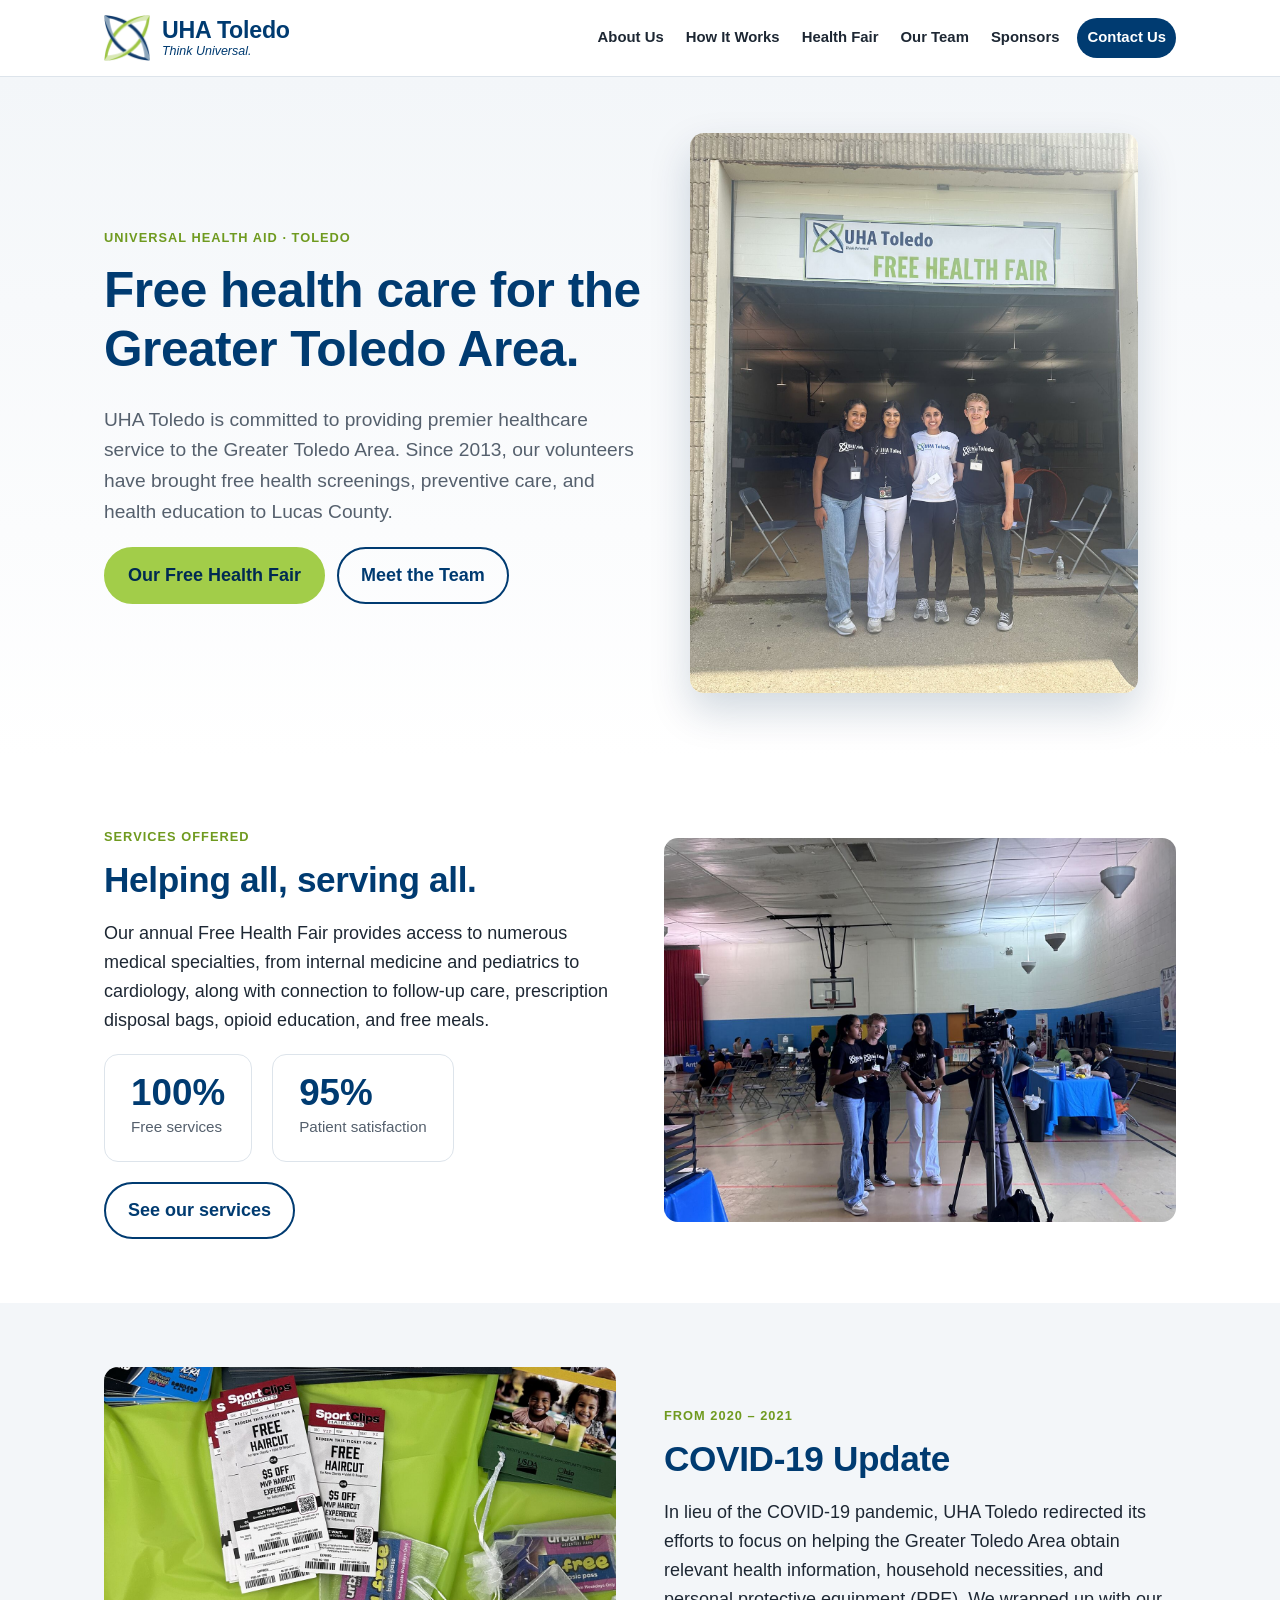
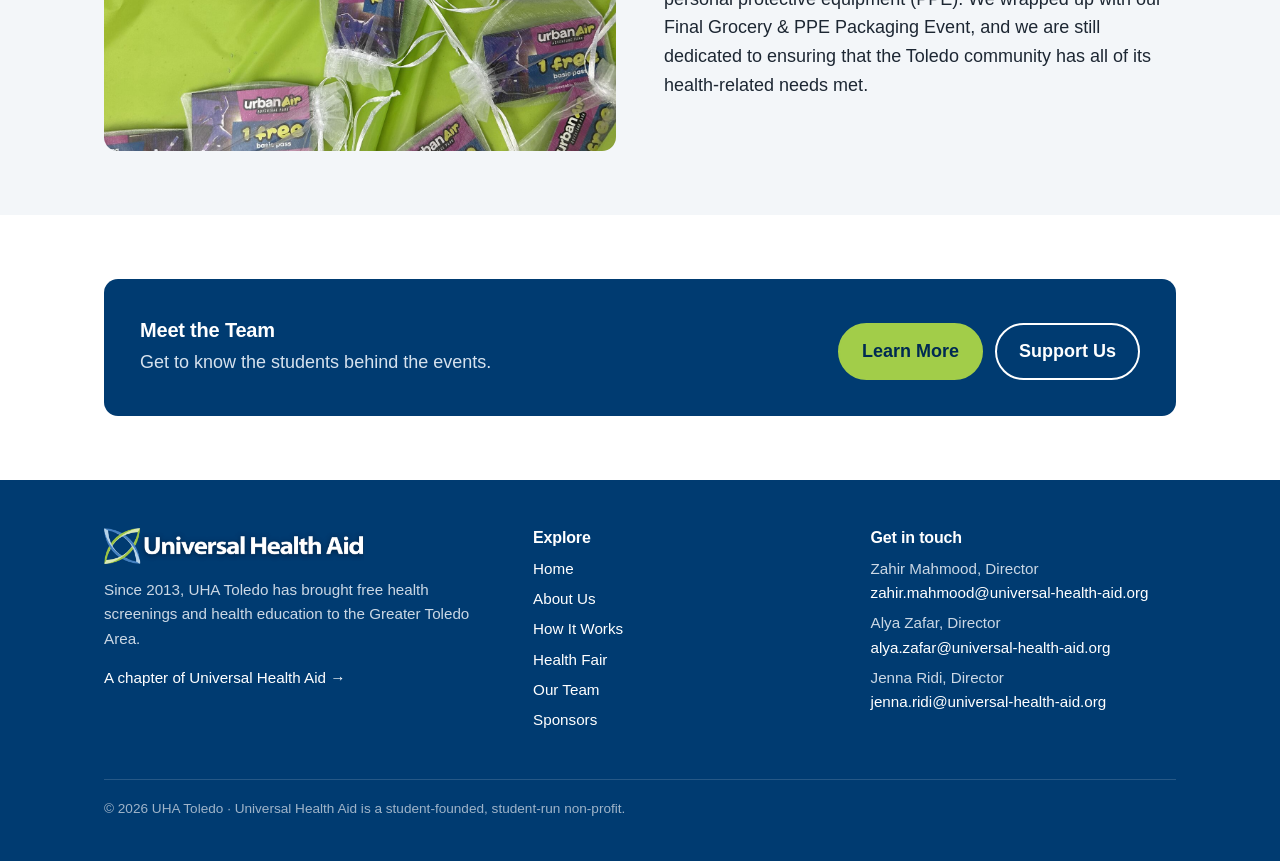
<file: index.html>
<!doctype html>
<html lang="en">
<head>
<meta charset="utf-8">
<meta name="viewport" content="width=device-width, initial-scale=1">
<title>UHA Toledo | A Chapter of Universal Health Aid</title>
<meta name="description" content="UHA Toledo brings free health screenings, preventive care, and health education to Lucas County and the Greater Toledo Area.">
<meta property="og:title" content="UHA Toledo | A Chapter of Universal Health Aid">
<meta property="og:description" content="UHA Toledo brings free health screenings, preventive care, and health education to Lucas County and the Greater Toledo Area.">
<meta property="og:image" content="https://uhatoledo.org/assets/img/toledo-9729.jpg">
<meta property="og:type" content="website">
<link rel="canonical" href="https://uhatoledo.org/">
<link rel="icon" type="image/png" sizes="32x32" href="/assets/brand/favicon-32.png">
<link rel="apple-touch-icon" href="/assets/brand/apple-touch-icon.png">
<link rel="stylesheet" href="/assets/site.css">
</head>
<body>
<a class="skip" href="#main">Skip to content</a>
<header class="site-header">
  <div class="wrap">
    <a class="brand" href="/" aria-label="UHA Toledo home">
      <img src="/assets/brand/uha-mark.png" alt="">
      <span class="name"><strong>UHA Toledo</strong><em>Think Universal.</em></span>
    </a>
    <button class="nav-toggle" aria-expanded="false" aria-controls="site-nav">Menu</button>
    <nav class="nav" id="site-nav" aria-label="Main">
      <a href="/about.html">About Us</a>
      <a href="/how-it-works.html">How It Works</a>
      <a href="/health-fair.html">Health Fair</a>
      <a href="/team.html">Our Team</a>
      <a href="/sponsors.html">Sponsors</a>
      <a class="cta" href="/contact.html">Contact Us</a>
    </nav>
  </div>
</header>
<main id="main">
<section class="hero">
  <div class="wrap">
    <div>
      <span class="eyebrow">Universal Health Aid &middot; Toledo</span>
      <h1>Free health care for the Greater Toledo Area.</h1>
      <p class="lede">UHA Toledo is committed to providing premier healthcare service to the Greater Toledo Area. Since 2013, our volunteers have brought free health screenings, preventive care, and health education to Lucas County.</p>
      <div class="btn-row">
        <a class="btn" href="/health-fair.html">Our Free Health Fair</a>
        <a class="btn ghost" href="/team.html">Meet the Team</a>
      </div>
    </div>
    <div class="hero-photo tall"><img src="/assets/img/toledo-9729.jpg" alt="UHA Toledo volunteers under the Free Health Fair banner"></div>
  </div>
</section>

<section class="block">
  <div class="wrap split">
    <div>
      <span class="eyebrow">Services offered</span>
      <h2>Helping all, serving all.</h2>
      <p>Our annual Free Health Fair provides access to numerous medical specialties, from internal medicine and pediatrics to cardiology, along with connection to follow-up care, prescription disposal bags, opioid education, and free meals.</p>
      <div class="stats">
        <div class="stat"><b>100%</b><span>Free services</span></div>
        <div class="stat"><b>95%</b><span>Patient satisfaction</span></div>
      </div>
      <a class="btn ghost" href="/health-fair.html">See our services</a>
    </div>
    <div class="photo"><img src="/assets/img/toledo-5608.jpg" alt="Inside the UHA Toledo Free Health Fair"></div>
  </div>
</section>

<section class="block alt">
  <div class="wrap split reverse">
    <div>
      <span class="eyebrow">From 2020 &ndash; 2021</span>
      <h2>COVID-19 Update</h2>
      <p>In lieu of the COVID-19 pandemic, UHA Toledo redirected its efforts to focus on helping the Greater Toledo Area obtain relevant health information, household necessities, and personal protective equipment (PPE). We wrapped up with our Final Grocery &amp; PPE Packaging Event, and we are still dedicated to ensuring that the Toledo community has all of its health-related needs met.</p>
    </div>
    <div class="photo"><img src="/assets/img/toledo-5604.jpg" alt="Free resources and meal information handed out at the health fair"></div>
  </div>
</section>

<section class="block">
  <div class="wrap">
    <div class="callout">
      <div><h3>Meet the Team</h3><p>Get to know the students behind the events.</p></div>
      <div class="btn-row"><a class="btn" href="/team.html">Learn More</a><a class="btn ghost" style="color:#fff;border-color:#fff" href="/sponsors.html">Support Us</a></div>
    </div>
  </div>
</section>
</main>
<footer class="site-footer">
  <div class="wrap">
    <div>
      <img class="logo" src="/assets/brand/uha-long-white.png" alt="Universal Health Aid">
      <p>Since 2013, UHA Toledo has brought free health screenings and health education to the Greater Toledo Area.</p>
      <p><a href="https://www.universal-health-aid.org">A chapter of Universal Health Aid &rarr;</a></p>
    </div>
    <div>
      <h4>Explore</h4>
      <ul>
        <li><a href="/">Home</a></li>
        <li><a href="/about.html">About Us</a></li>
        <li><a href="/how-it-works.html">How It Works</a></li>
        <li><a href="/health-fair.html">Health Fair</a></li>
        <li><a href="/team.html">Our Team</a></li>
        <li><a href="/sponsors.html">Sponsors</a></li>
      </ul>
    </div>
    <div>
      <h4>Get in touch</h4>
      <ul>
        <li>Zahir Mahmood, Director<br><a href="mailto:zahir.mahmood@universal-health-aid.org">zahir.mahmood@universal-health-aid.org</a></li>
        <li>Alya Zafar, Director<br><a href="mailto:alya.zafar@universal-health-aid.org">alya.zafar@universal-health-aid.org</a></li>
        <li>Jenna Ridi, Director<br><a href="mailto:jenna.ridi@universal-health-aid.org">jenna.ridi@universal-health-aid.org</a></li>
      </ul>
    </div>
    <p class="legal">&copy; 2026 UHA Toledo &middot; Universal Health Aid is a student-founded, student-run non-profit.</p>
  </div>
</footer>
<script>
  (function () {
    var b = document.querySelector('.nav-toggle'), n = document.getElementById('site-nav');
    b.addEventListener('click', function () {
      var open = n.classList.toggle('open'); b.setAttribute('aria-expanded', open);
    });
  })();
</script>
</body>
</html>
</file>
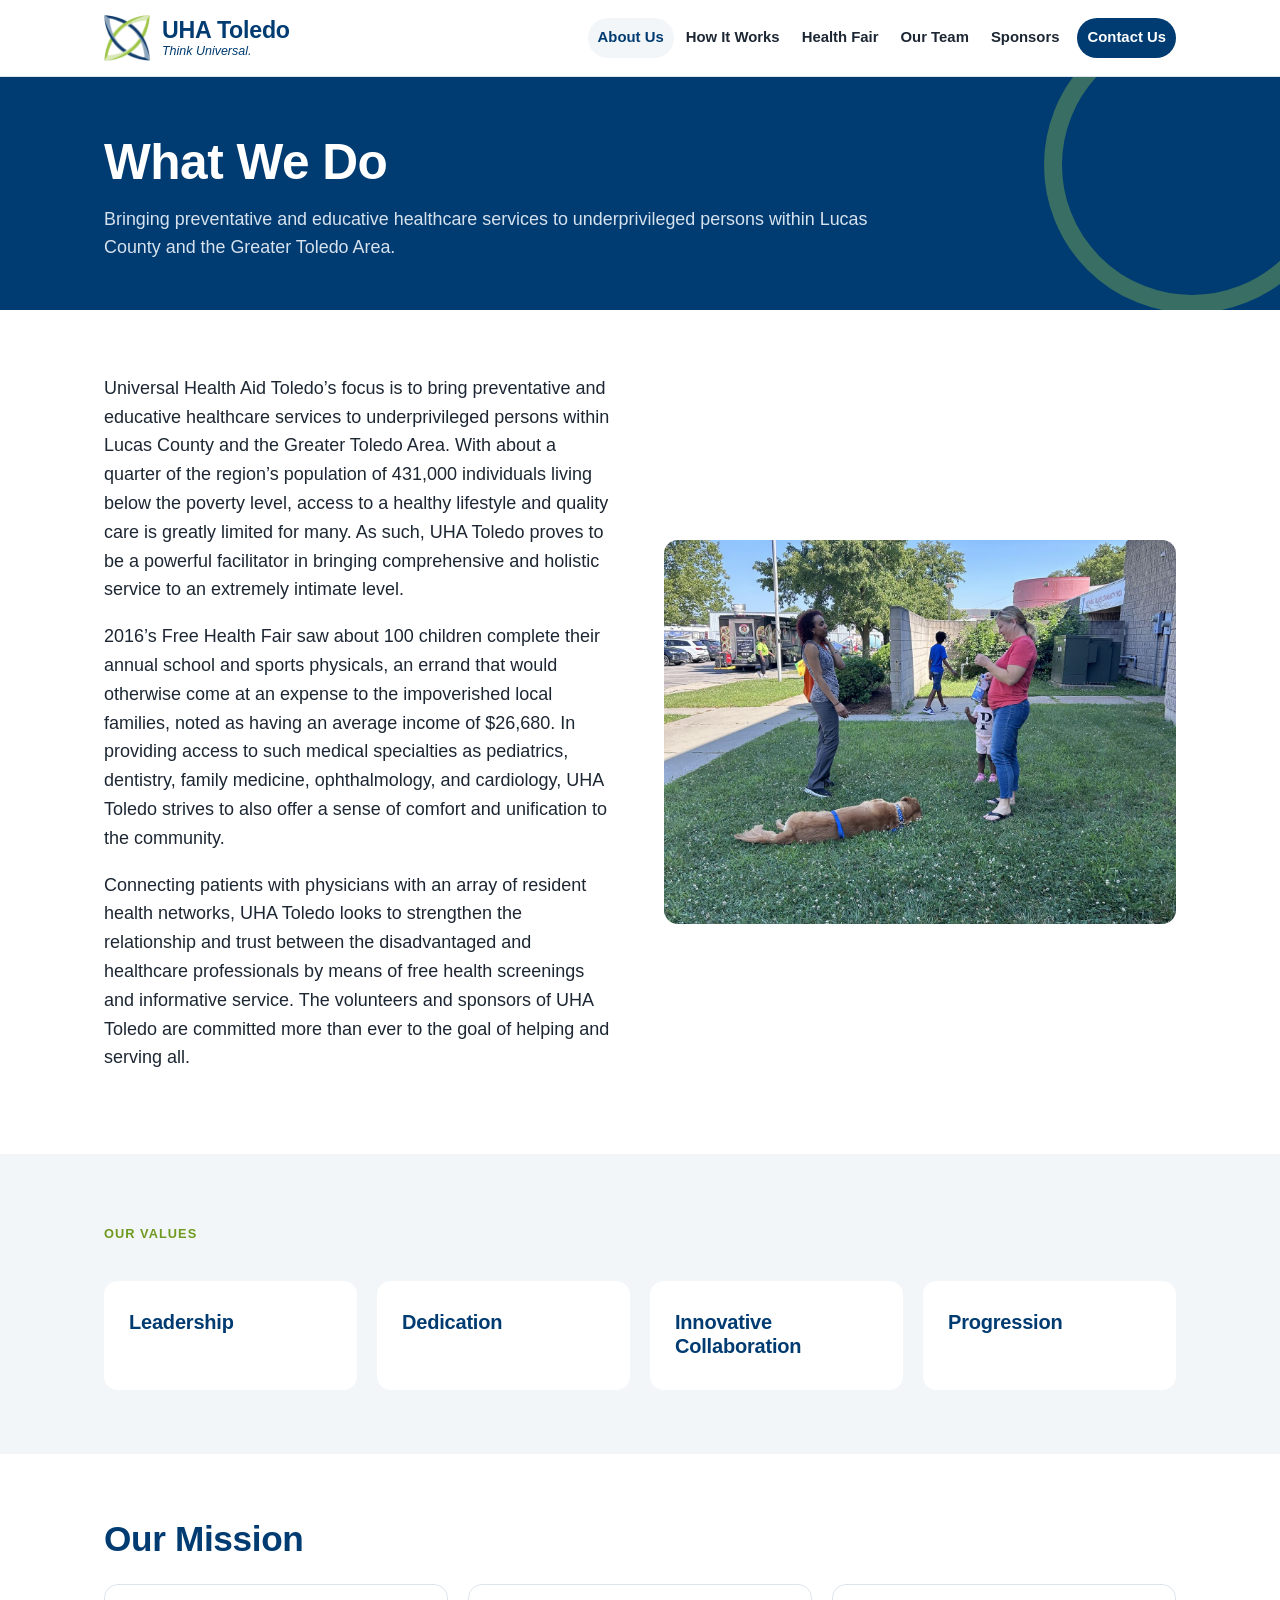
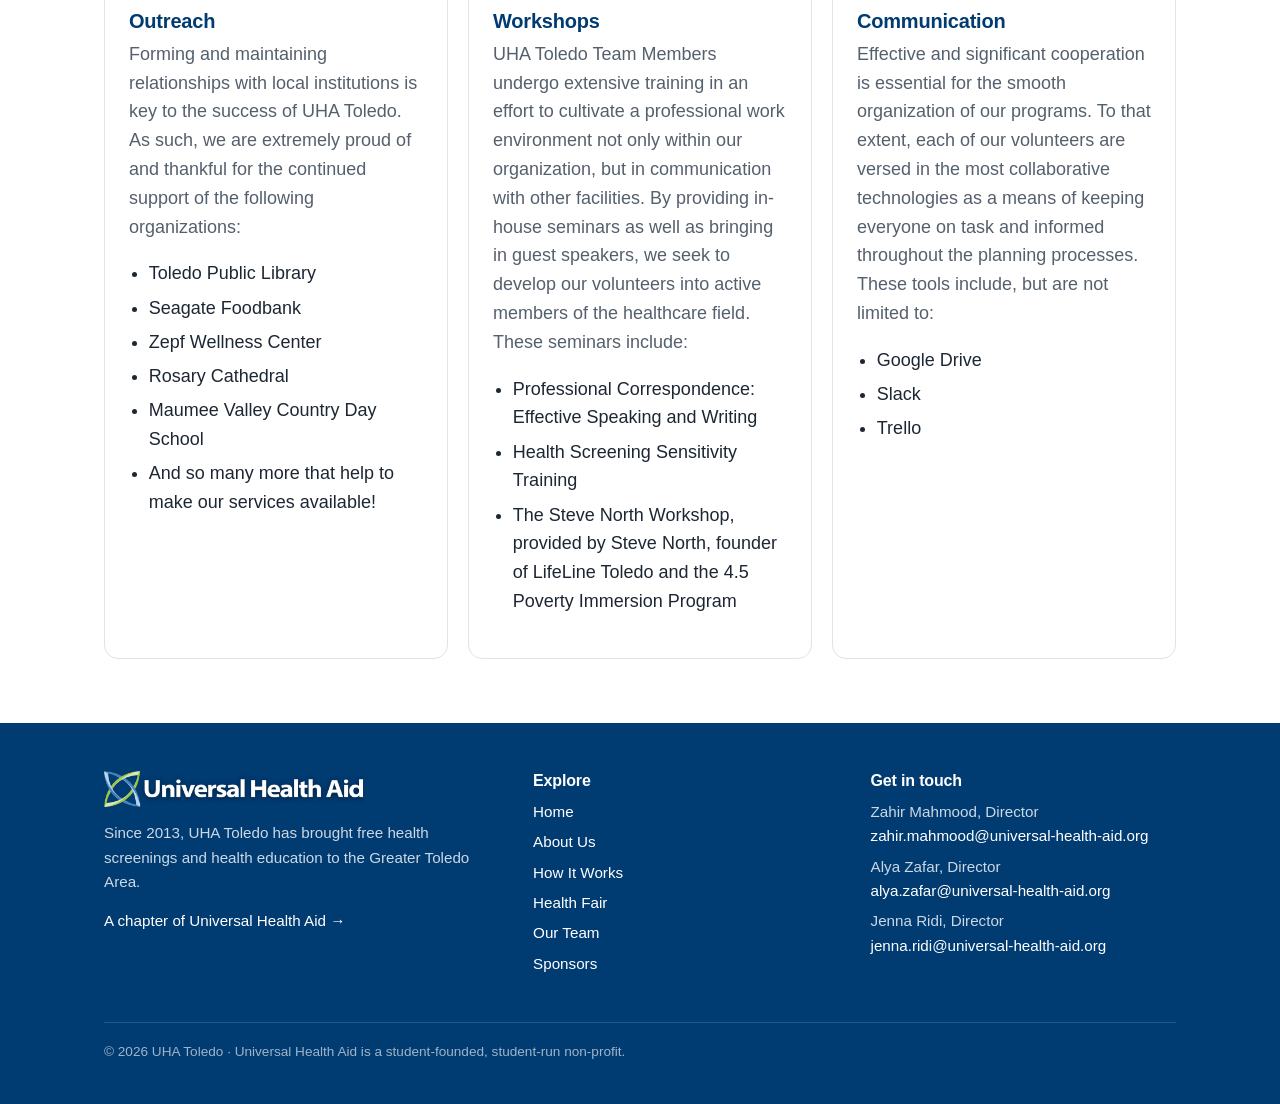
<file: about.html>
<!doctype html>
<html lang="en">
<head>
<meta charset="utf-8">
<meta name="viewport" content="width=device-width, initial-scale=1">
<title>About Us | UHA Toledo</title>
<meta name="description" content="What UHA Toledo does, and why.">
<meta property="og:title" content="About Us | UHA Toledo">
<meta property="og:description" content="What UHA Toledo does, and why.">
<meta property="og:image" content="https://uhatoledo.org/assets/img/toledo-9729.jpg">
<meta property="og:type" content="website">
<link rel="canonical" href="https://uhatoledo.org/about.html">
<link rel="icon" type="image/png" sizes="32x32" href="/assets/brand/favicon-32.png">
<link rel="apple-touch-icon" href="/assets/brand/apple-touch-icon.png">
<link rel="stylesheet" href="/assets/site.css">
</head>
<body>
<a class="skip" href="#main">Skip to content</a>
<header class="site-header">
  <div class="wrap">
    <a class="brand" href="/" aria-label="UHA Toledo home">
      <img src="/assets/brand/uha-mark.png" alt="">
      <span class="name"><strong>UHA Toledo</strong><em>Think Universal.</em></span>
    </a>
    <button class="nav-toggle" aria-expanded="false" aria-controls="site-nav">Menu</button>
    <nav class="nav" id="site-nav" aria-label="Main">
      <a href="/about.html" aria-current="page">About Us</a>
      <a href="/how-it-works.html">How It Works</a>
      <a href="/health-fair.html">Health Fair</a>
      <a href="/team.html">Our Team</a>
      <a href="/sponsors.html">Sponsors</a>
      <a class="cta" href="/contact.html">Contact Us</a>
    </nav>
  </div>
</header>
<main id="main">
<section class="page-head"><div class="wrap"><h1>What We Do</h1>
<p>Bringing preventative and educative healthcare services to underprivileged persons within Lucas County and the Greater Toledo Area.</p></div></section>

<section class="block">
  <div class="wrap split">
    <div>
      <p>Universal Health Aid Toledo&rsquo;s focus is to bring preventative and educative healthcare services to underprivileged persons within Lucas County and the Greater Toledo Area. With about a quarter of the region&rsquo;s population of 431,000 individuals living below the poverty level, access to a healthy lifestyle and quality care is greatly limited for many. As such, UHA Toledo proves to be a powerful facilitator in bringing comprehensive and holistic service to an extremely intimate level.</p>
      <p>2016&rsquo;s Free Health Fair saw about 100 children complete their annual school and sports physicals, an errand that would otherwise come at an expense to the impoverished local families, noted as having an average income of $26,680. In providing access to such medical specialties as pediatrics, dentistry, family medicine, ophthalmology, and cardiology, UHA Toledo strives to also offer a sense of comfort and unification to the community.</p>
      <p>Connecting patients with physicians with an array of resident health networks, UHA Toledo looks to strengthen the relationship and trust between the disadvantaged and healthcare professionals by means of free health screenings and informative service. The volunteers and sponsors of UHA Toledo are committed more than ever to the goal of helping and serving all.</p>
    </div>
    <div class="photo"><img src="/assets/img/toledo-5606.jpg" alt="Families outside the UHA Toledo Free Health Fair"></div>
  </div>
</section>

<section class="block alt">
  <div class="wrap">
    <span class="eyebrow">Our Values</span>
    <div class="cards">
      <div class="card accent"><h3>Leadership</h3></div>
      <div class="card accent"><h3>Dedication</h3></div>
      <div class="card accent"><h3>Innovative Collaboration</h3></div>
      <div class="card accent"><h3>Progression</h3></div>
    </div>
  </div>
</section>

<section class="block">
  <div class="wrap">
    <h2>Our Mission</h2>
    <div class="cards">
      <div class="card"><h3>Outreach</h3>
        <p>Forming and maintaining relationships with local institutions is key to the success of UHA Toledo. As such, we are extremely proud of and thankful for the continued support of the following organizations:</p>
        <ul class="clean"><li>Toledo Public Library</li><li>Seagate Foodbank</li><li>Zepf Wellness Center</li><li>Rosary Cathedral</li><li>Maumee Valley Country Day School</li><li>And so many more that help to make our services available!</li></ul></div>
      <div class="card"><h3>Workshops</h3>
        <p>UHA Toledo Team Members undergo extensive training in an effort to cultivate a professional work environment not only within our organization, but in communication with other facilities. By providing in-house seminars as well as bringing in guest speakers, we seek to develop our volunteers into active members of the healthcare field. These seminars include:</p>
        <ul class="clean"><li>Professional Correspondence: Effective Speaking and Writing</li><li>Health Screening Sensitivity Training</li><li>The Steve North Workshop, provided by Steve North, founder of LifeLine Toledo and the 4.5 Poverty Immersion Program</li></ul></div>
      <div class="card"><h3>Communication</h3>
        <p>Effective and significant cooperation is essential for the smooth organization of our programs. To that extent, each of our volunteers are versed in the most collaborative technologies as a means of keeping everyone on task and informed throughout the planning processes. These tools include, but are not limited to:</p>
        <ul class="clean"><li>Google Drive</li><li>Slack</li><li>Trello</li></ul></div>
    </div>
  </div>
</section>
</main>
<footer class="site-footer">
  <div class="wrap">
    <div>
      <img class="logo" src="/assets/brand/uha-long-white.png" alt="Universal Health Aid">
      <p>Since 2013, UHA Toledo has brought free health screenings and health education to the Greater Toledo Area.</p>
      <p><a href="https://www.universal-health-aid.org">A chapter of Universal Health Aid &rarr;</a></p>
    </div>
    <div>
      <h4>Explore</h4>
      <ul>
        <li><a href="/">Home</a></li>
        <li><a href="/about.html">About Us</a></li>
        <li><a href="/how-it-works.html">How It Works</a></li>
        <li><a href="/health-fair.html">Health Fair</a></li>
        <li><a href="/team.html">Our Team</a></li>
        <li><a href="/sponsors.html">Sponsors</a></li>
      </ul>
    </div>
    <div>
      <h4>Get in touch</h4>
      <ul>
        <li>Zahir Mahmood, Director<br><a href="mailto:zahir.mahmood@universal-health-aid.org">zahir.mahmood@universal-health-aid.org</a></li>
        <li>Alya Zafar, Director<br><a href="mailto:alya.zafar@universal-health-aid.org">alya.zafar@universal-health-aid.org</a></li>
        <li>Jenna Ridi, Director<br><a href="mailto:jenna.ridi@universal-health-aid.org">jenna.ridi@universal-health-aid.org</a></li>
      </ul>
    </div>
    <p class="legal">&copy; 2026 UHA Toledo &middot; Universal Health Aid is a student-founded, student-run non-profit.</p>
  </div>
</footer>
<script>
  (function () {
    var b = document.querySelector('.nav-toggle'), n = document.getElementById('site-nav');
    b.addEventListener('click', function () {
      var open = n.classList.toggle('open'); b.setAttribute('aria-expanded', open);
    });
  })();
</script>
</body>
</html>
</file>
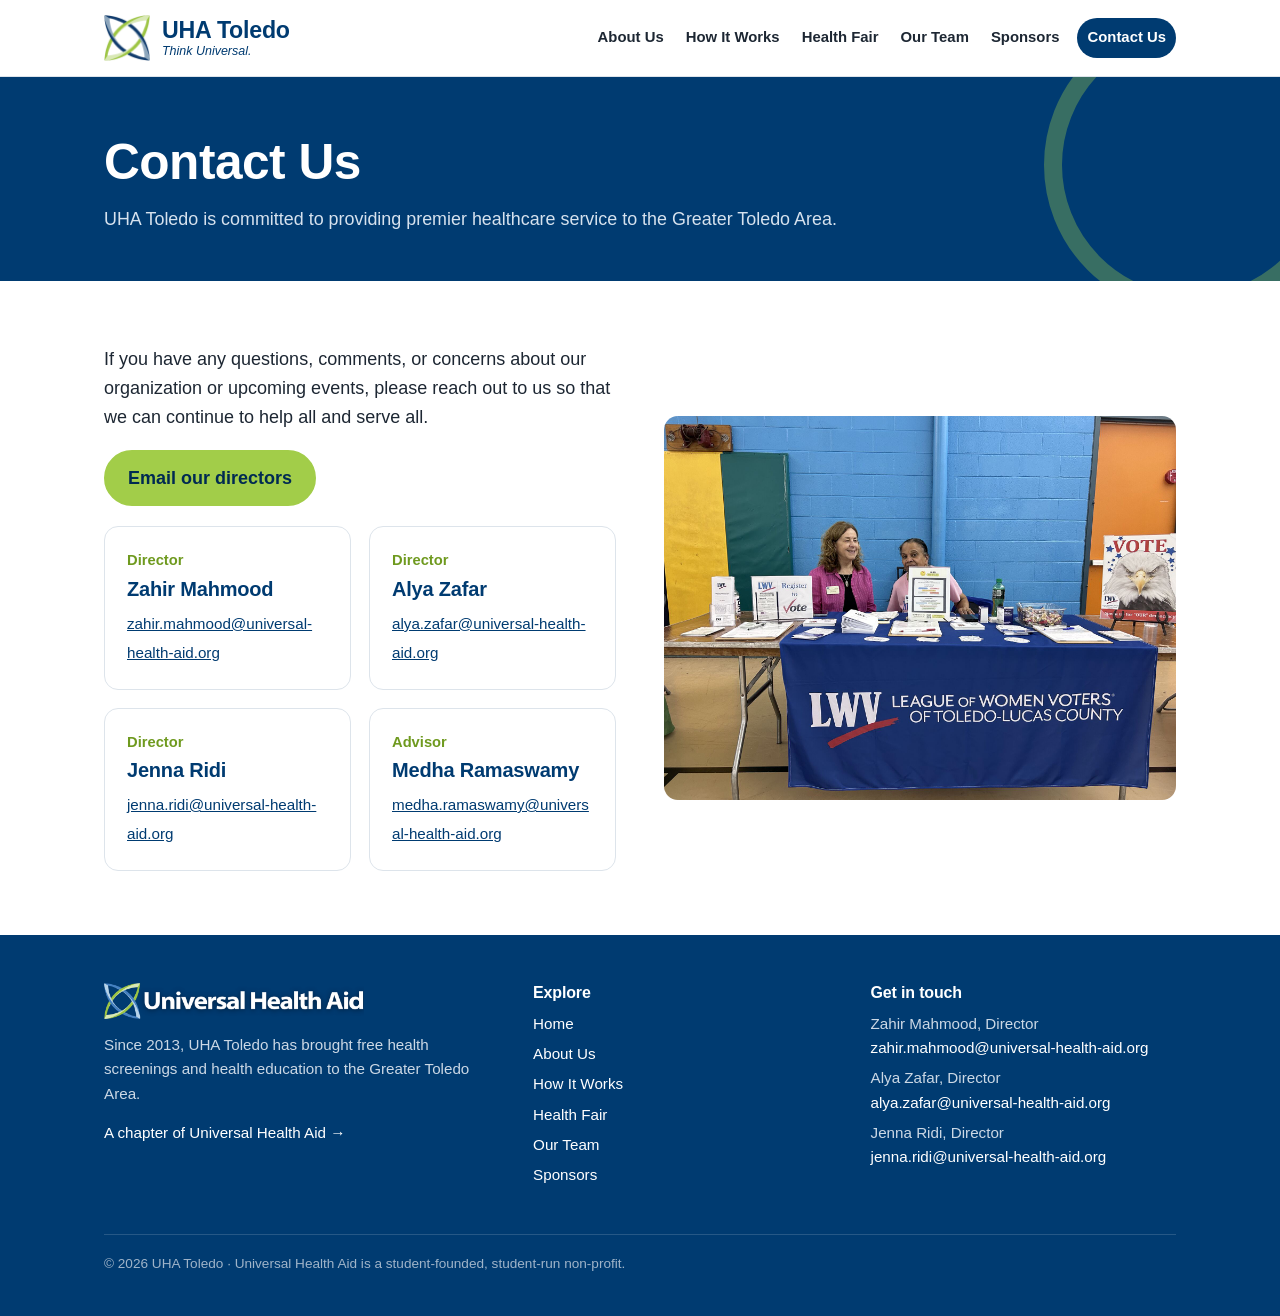
<file: contact.html>
<!doctype html>
<html lang="en">
<head>
<meta charset="utf-8">
<meta name="viewport" content="width=device-width, initial-scale=1">
<title>Contact Us | UHA Toledo</title>
<meta name="description" content="Contact UHA Toledo.">
<meta property="og:title" content="Contact Us | UHA Toledo">
<meta property="og:description" content="Contact UHA Toledo.">
<meta property="og:image" content="https://uhatoledo.org/assets/img/toledo-9729.jpg">
<meta property="og:type" content="website">
<link rel="canonical" href="https://uhatoledo.org/contact.html">
<link rel="icon" type="image/png" sizes="32x32" href="/assets/brand/favicon-32.png">
<link rel="apple-touch-icon" href="/assets/brand/apple-touch-icon.png">
<link rel="stylesheet" href="/assets/site.css">
</head>
<body>
<a class="skip" href="#main">Skip to content</a>
<header class="site-header">
  <div class="wrap">
    <a class="brand" href="/" aria-label="UHA Toledo home">
      <img src="/assets/brand/uha-mark.png" alt="">
      <span class="name"><strong>UHA Toledo</strong><em>Think Universal.</em></span>
    </a>
    <button class="nav-toggle" aria-expanded="false" aria-controls="site-nav">Menu</button>
    <nav class="nav" id="site-nav" aria-label="Main">
      <a href="/about.html">About Us</a>
      <a href="/how-it-works.html">How It Works</a>
      <a href="/health-fair.html">Health Fair</a>
      <a href="/team.html">Our Team</a>
      <a href="/sponsors.html">Sponsors</a>
      <a class="cta" href="/contact.html">Contact Us</a>
    </nav>
  </div>
</header>
<main id="main">
<section class="page-head"><div class="wrap"><h1>Contact Us</h1>
<p>UHA Toledo is committed to providing premier healthcare service to the Greater Toledo Area.</p></div></section>

<section class="block">
  <div class="wrap split">
    <div>
      <p>If you have any questions, comments, or concerns about our organization or upcoming events, please reach out to us so that we can continue to help all and serve all.</p>
      <div class="btn-row"><a class="btn" href="mailto:zahir.mahmood@universal-health-aid.org,alya.zafar@universal-health-aid.org,jenna.ridi@universal-health-aid.org?subject=Hello UHA Toledo">Email our directors</a></div>
      <div class="people">
      <div class="person"><div class="role">Director</div><h3>Zahir Mahmood</h3><a href="mailto:zahir.mahmood@universal-health-aid.org">zahir.mahmood@universal-health-aid.org</a></div>
      <div class="person"><div class="role">Director</div><h3>Alya Zafar</h3><a href="mailto:alya.zafar@universal-health-aid.org">alya.zafar@universal-health-aid.org</a></div>
      <div class="person"><div class="role">Director</div><h3>Jenna Ridi</h3><a href="mailto:jenna.ridi@universal-health-aid.org">jenna.ridi@universal-health-aid.org</a></div>
      <div class="person"><div class="role">Advisor</div><h3>Medha Ramaswamy</h3><a href="mailto:medha.ramaswamy@universal-health-aid.org">medha.ramaswamy@universal-health-aid.org</a></div>
      </div>
    </div>
    <div class="photo"><img src="/assets/img/toledo-5597.jpg" alt="Community partners at the UHA Toledo Free Health Fair"></div>
  </div>
</section>
</main>
<footer class="site-footer">
  <div class="wrap">
    <div>
      <img class="logo" src="/assets/brand/uha-long-white.png" alt="Universal Health Aid">
      <p>Since 2013, UHA Toledo has brought free health screenings and health education to the Greater Toledo Area.</p>
      <p><a href="https://www.universal-health-aid.org">A chapter of Universal Health Aid &rarr;</a></p>
    </div>
    <div>
      <h4>Explore</h4>
      <ul>
        <li><a href="/">Home</a></li>
        <li><a href="/about.html">About Us</a></li>
        <li><a href="/how-it-works.html">How It Works</a></li>
        <li><a href="/health-fair.html">Health Fair</a></li>
        <li><a href="/team.html">Our Team</a></li>
        <li><a href="/sponsors.html">Sponsors</a></li>
      </ul>
    </div>
    <div>
      <h4>Get in touch</h4>
      <ul>
        <li>Zahir Mahmood, Director<br><a href="mailto:zahir.mahmood@universal-health-aid.org">zahir.mahmood@universal-health-aid.org</a></li>
        <li>Alya Zafar, Director<br><a href="mailto:alya.zafar@universal-health-aid.org">alya.zafar@universal-health-aid.org</a></li>
        <li>Jenna Ridi, Director<br><a href="mailto:jenna.ridi@universal-health-aid.org">jenna.ridi@universal-health-aid.org</a></li>
      </ul>
    </div>
    <p class="legal">&copy; 2026 UHA Toledo &middot; Universal Health Aid is a student-founded, student-run non-profit.</p>
  </div>
</footer>
<script>
  (function () {
    var b = document.querySelector('.nav-toggle'), n = document.getElementById('site-nav');
    b.addEventListener('click', function () {
      var open = n.classList.toggle('open'); b.setAttribute('aria-expanded', open);
    });
  })();
</script>
</body>
</html>
</file>
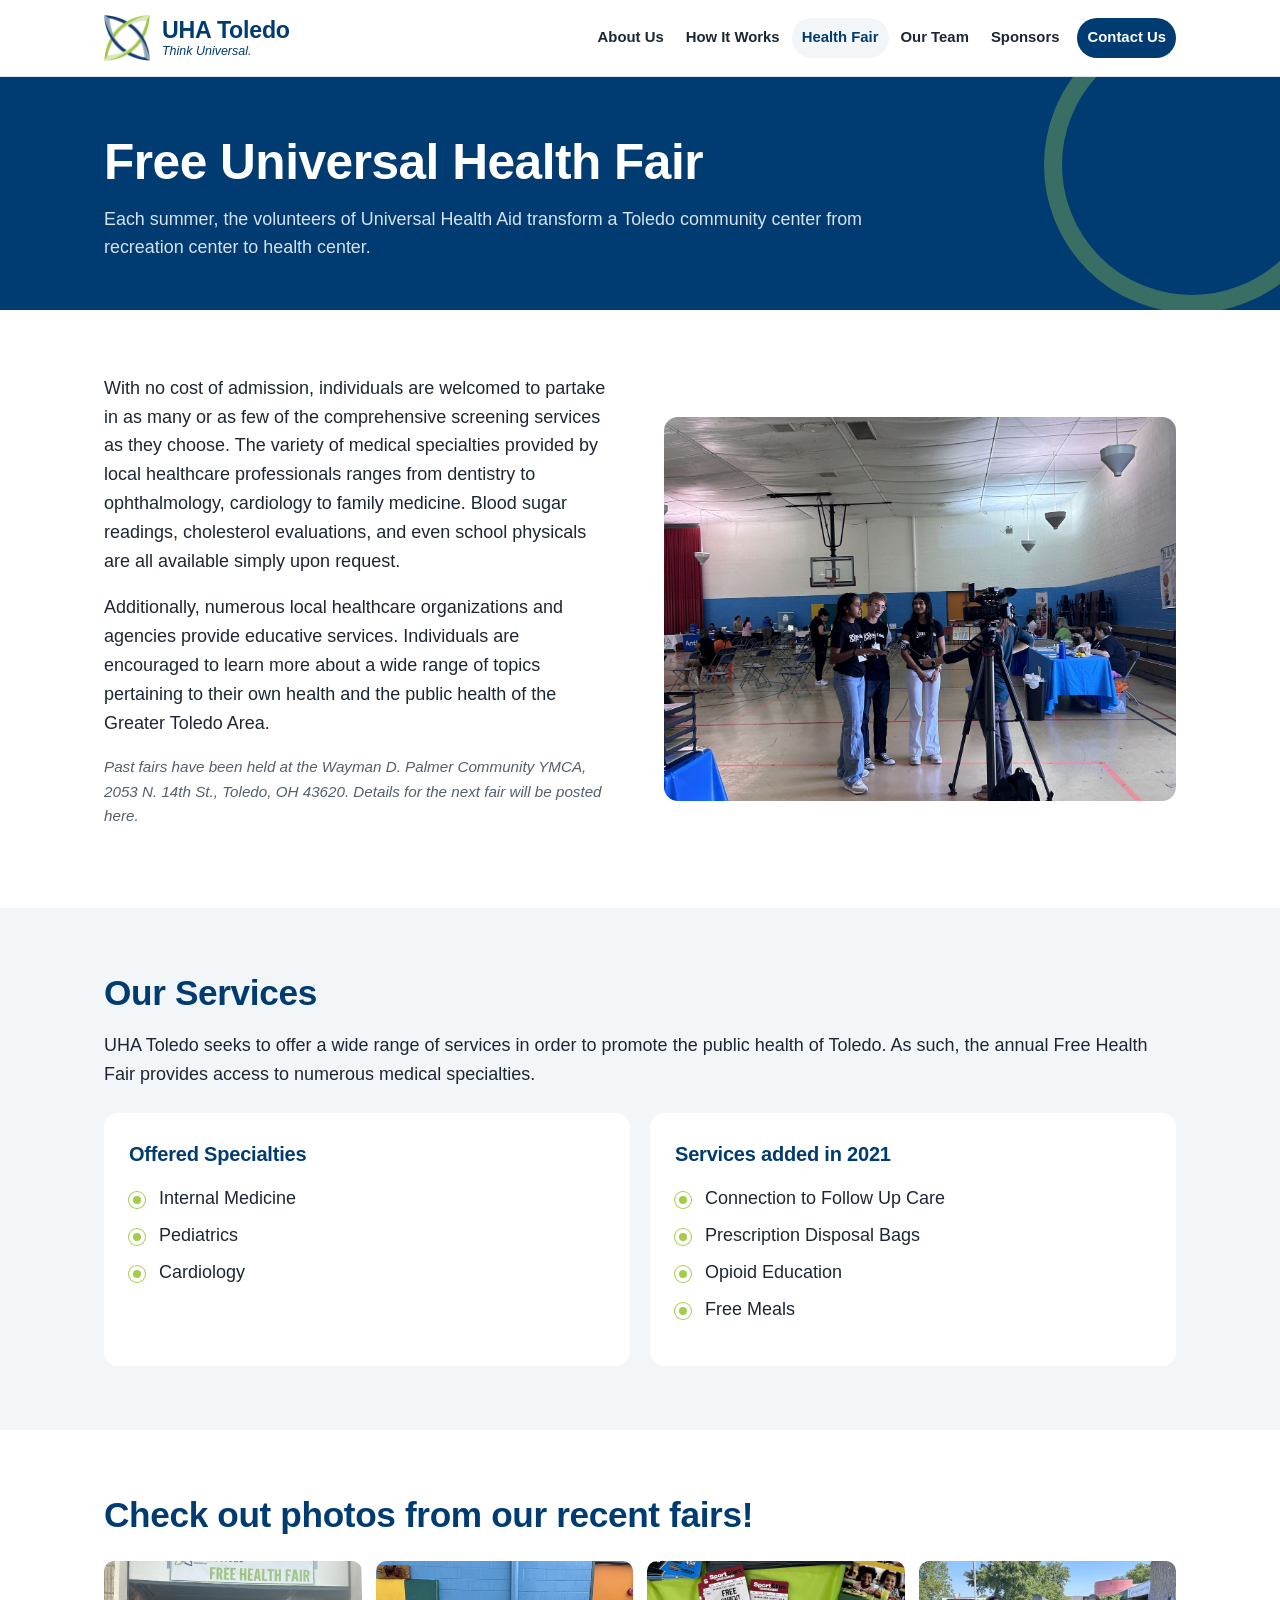
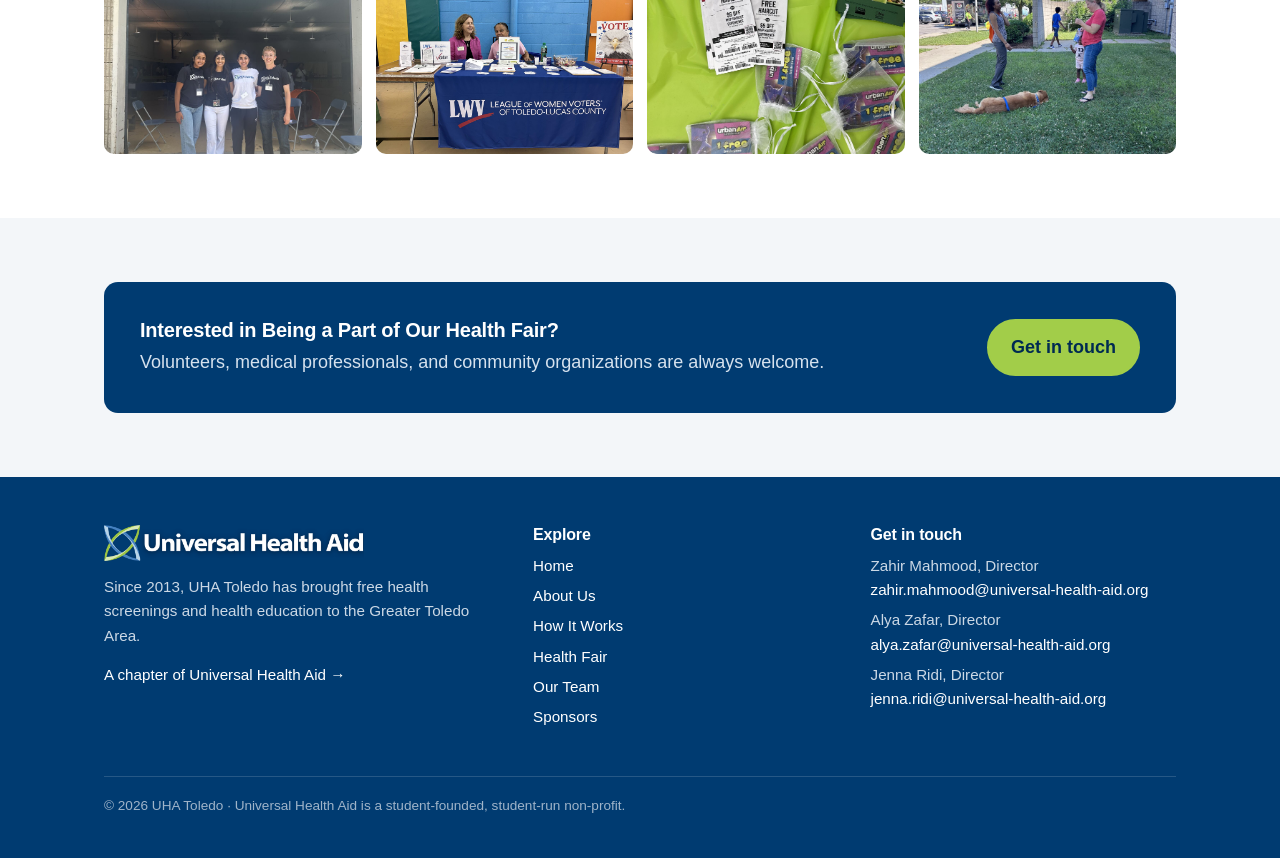
<file: health-fair.html>
<!doctype html>
<html lang="en">
<head>
<meta charset="utf-8">
<meta name="viewport" content="width=device-width, initial-scale=1">
<title>Free Universal Health Fair | UHA Toledo</title>
<meta name="description" content="UHA Toledo's annual Free Universal Health Fair.">
<meta property="og:title" content="Free Universal Health Fair | UHA Toledo">
<meta property="og:description" content="UHA Toledo's annual Free Universal Health Fair.">
<meta property="og:image" content="https://uhatoledo.org/assets/img/toledo-9729.jpg">
<meta property="og:type" content="website">
<link rel="canonical" href="https://uhatoledo.org/health-fair.html">
<link rel="icon" type="image/png" sizes="32x32" href="/assets/brand/favicon-32.png">
<link rel="apple-touch-icon" href="/assets/brand/apple-touch-icon.png">
<link rel="stylesheet" href="/assets/site.css">
</head>
<body>
<a class="skip" href="#main">Skip to content</a>
<header class="site-header">
  <div class="wrap">
    <a class="brand" href="/" aria-label="UHA Toledo home">
      <img src="/assets/brand/uha-mark.png" alt="">
      <span class="name"><strong>UHA Toledo</strong><em>Think Universal.</em></span>
    </a>
    <button class="nav-toggle" aria-expanded="false" aria-controls="site-nav">Menu</button>
    <nav class="nav" id="site-nav" aria-label="Main">
      <a href="/about.html">About Us</a>
      <a href="/how-it-works.html">How It Works</a>
      <a href="/health-fair.html" aria-current="page">Health Fair</a>
      <a href="/team.html">Our Team</a>
      <a href="/sponsors.html">Sponsors</a>
      <a class="cta" href="/contact.html">Contact Us</a>
    </nav>
  </div>
</header>
<main id="main">
<section class="page-head"><div class="wrap"><h1>Free Universal Health Fair</h1>
<p>Each summer, the volunteers of Universal Health Aid transform a Toledo community center from recreation center to health center.</p></div></section>

<section class="block">
  <div class="wrap split">
    <div>
      <p>With no cost of admission, individuals are welcomed to partake in as many or as few of the comprehensive screening services as they choose. The variety of medical specialties provided by local healthcare professionals ranges from dentistry to ophthalmology, cardiology to family medicine. Blood sugar readings, cholesterol evaluations, and even school physicals are all available simply upon request.</p>
      <p>Additionally, numerous local healthcare organizations and agencies provide educative services. Individuals are encouraged to learn more about a wide range of topics pertaining to their own health and the public health of the Greater Toledo Area.</p>
      <p class="note">Past fairs have been held at the Wayman D. Palmer Community YMCA, 2053 N. 14th St., Toledo, OH 43620. Details for the next fair will be posted here.</p>
    </div>
    <div class="photo"><img src="/assets/img/toledo-5608.jpg" alt="Volunteers and visitors inside the UHA Toledo Free Health Fair"></div>
  </div>
</section>

<section class="block alt">
  <div class="wrap">
    <h2>Our Services</h2>
    <p>UHA Toledo seeks to offer a wide range of services in order to promote the public health of Toledo. As such, the annual Free Health Fair provides access to numerous medical specialties.</p>
    <div class="cards">
      <div class="card accent"><h3>Offered Specialties</h3><ul class="checks"><li>Internal Medicine</li><li>Pediatrics</li><li>Cardiology</li></ul></div>
      <div class="card accent"><h3>Services added in 2021</h3><ul class="checks"><li>Connection to Follow Up Care</li><li>Prescription Disposal Bags</li><li>Opioid Education</li><li>Free Meals</li></ul></div>
    </div>
  </div>
</section>

<section class="block">
  <div class="wrap">
    <h2>Check out photos from our recent fairs!</h2>
    <div class="gallery">
      <img src="/assets/img/toledo-9729.jpg" alt="UHA Toledo volunteers under the Free Health Fair banner">
      <img src="/assets/img/toledo-5597.jpg" alt="The League of Women Voters of Toledo-Lucas County table at the fair">
      <img src="/assets/img/toledo-5604.jpg" alt="Free resources for families at the fair">
      <img src="/assets/img/toledo-5606.jpg" alt="Families outside the fair">
    </div>
  </div>
</section>

<section class="block alt">
  <div class="wrap"><div class="callout">
    <div><h3>Interested in Being a Part of Our Health Fair?</h3><p>Volunteers, medical professionals, and community organizations are always welcome.</p></div>
    <a class="btn" href="mailto:zahir.mahmood@universal-health-aid.org,alya.zafar@universal-health-aid.org,jenna.ridi@universal-health-aid.org?subject=UHA Toledo Health Fair">Get in touch</a>
  </div></div>
</section>
</main>
<footer class="site-footer">
  <div class="wrap">
    <div>
      <img class="logo" src="/assets/brand/uha-long-white.png" alt="Universal Health Aid">
      <p>Since 2013, UHA Toledo has brought free health screenings and health education to the Greater Toledo Area.</p>
      <p><a href="https://www.universal-health-aid.org">A chapter of Universal Health Aid &rarr;</a></p>
    </div>
    <div>
      <h4>Explore</h4>
      <ul>
        <li><a href="/">Home</a></li>
        <li><a href="/about.html">About Us</a></li>
        <li><a href="/how-it-works.html">How It Works</a></li>
        <li><a href="/health-fair.html">Health Fair</a></li>
        <li><a href="/team.html">Our Team</a></li>
        <li><a href="/sponsors.html">Sponsors</a></li>
      </ul>
    </div>
    <div>
      <h4>Get in touch</h4>
      <ul>
        <li>Zahir Mahmood, Director<br><a href="mailto:zahir.mahmood@universal-health-aid.org">zahir.mahmood@universal-health-aid.org</a></li>
        <li>Alya Zafar, Director<br><a href="mailto:alya.zafar@universal-health-aid.org">alya.zafar@universal-health-aid.org</a></li>
        <li>Jenna Ridi, Director<br><a href="mailto:jenna.ridi@universal-health-aid.org">jenna.ridi@universal-health-aid.org</a></li>
      </ul>
    </div>
    <p class="legal">&copy; 2026 UHA Toledo &middot; Universal Health Aid is a student-founded, student-run non-profit.</p>
  </div>
</footer>
<script>
  (function () {
    var b = document.querySelector('.nav-toggle'), n = document.getElementById('site-nav');
    b.addEventListener('click', function () {
      var open = n.classList.toggle('open'); b.setAttribute('aria-expanded', open);
    });
  })();
</script>
</body>
</html>
</file>
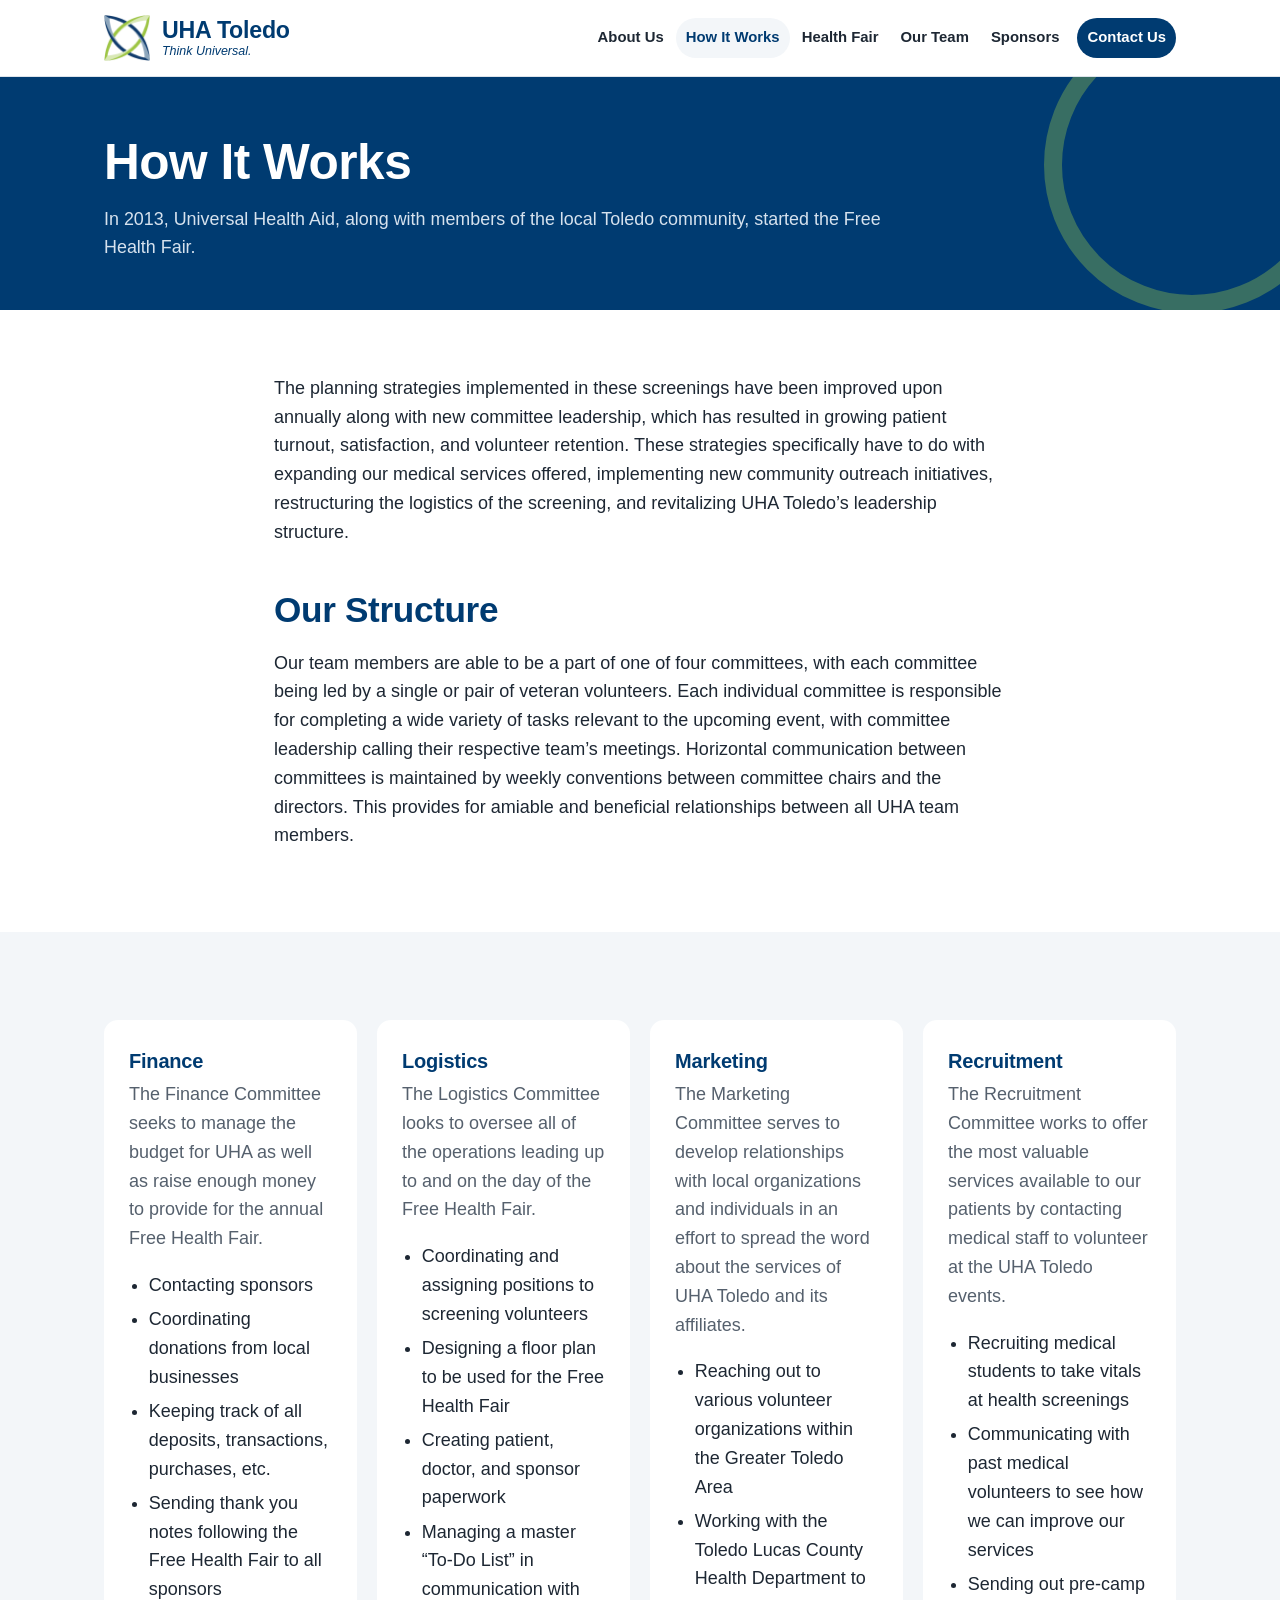
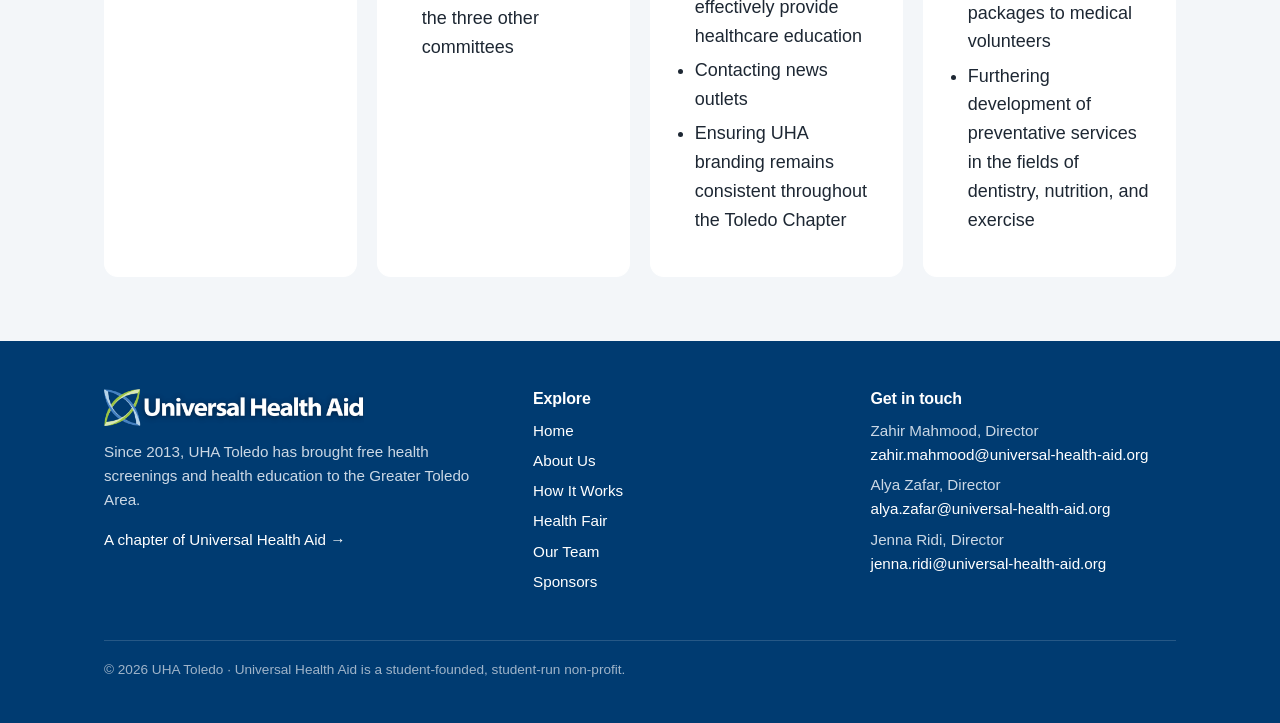
<file: how-it-works.html>
<!doctype html>
<html lang="en">
<head>
<meta charset="utf-8">
<meta name="viewport" content="width=device-width, initial-scale=1">
<title>How It Works | UHA Toledo</title>
<meta name="description" content="How UHA Toledo plans the Free Health Fair.">
<meta property="og:title" content="How It Works | UHA Toledo">
<meta property="og:description" content="How UHA Toledo plans the Free Health Fair.">
<meta property="og:image" content="https://uhatoledo.org/assets/img/toledo-9729.jpg">
<meta property="og:type" content="website">
<link rel="canonical" href="https://uhatoledo.org/how-it-works.html">
<link rel="icon" type="image/png" sizes="32x32" href="/assets/brand/favicon-32.png">
<link rel="apple-touch-icon" href="/assets/brand/apple-touch-icon.png">
<link rel="stylesheet" href="/assets/site.css">
</head>
<body>
<a class="skip" href="#main">Skip to content</a>
<header class="site-header">
  <div class="wrap">
    <a class="brand" href="/" aria-label="UHA Toledo home">
      <img src="/assets/brand/uha-mark.png" alt="">
      <span class="name"><strong>UHA Toledo</strong><em>Think Universal.</em></span>
    </a>
    <button class="nav-toggle" aria-expanded="false" aria-controls="site-nav">Menu</button>
    <nav class="nav" id="site-nav" aria-label="Main">
      <a href="/about.html">About Us</a>
      <a href="/how-it-works.html" aria-current="page">How It Works</a>
      <a href="/health-fair.html">Health Fair</a>
      <a href="/team.html">Our Team</a>
      <a href="/sponsors.html">Sponsors</a>
      <a class="cta" href="/contact.html">Contact Us</a>
    </nav>
  </div>
</header>
<main id="main">
<section class="page-head"><div class="wrap"><h1>How It Works</h1>
<p>In 2013, Universal Health Aid, along with members of the local Toledo community, started the Free Health Fair.</p></div></section>

<section class="block">
  <div class="wrap narrow">
    <p>The planning strategies implemented in these screenings have been improved upon annually along with new committee leadership, which has resulted in growing patient turnout, satisfaction, and volunteer retention. These strategies specifically have to do with expanding our medical services offered, implementing new community outreach initiatives, restructuring the logistics of the screening, and revitalizing UHA Toledo&rsquo;s leadership structure.</p>
    <h2 style="margin-top:1.2em">Our Structure</h2>
    <p>Our team members are able to be a part of one of four committees, with each committee being led by a single or pair of veteran volunteers. Each individual committee is responsible for completing a wide variety of tasks relevant to the upcoming event, with committee leadership calling their respective team&rsquo;s meetings. Horizontal communication between committees is maintained by weekly conventions between committee chairs and the directors. This provides for amiable and beneficial relationships between all UHA team members.</p>
  </div>
</section>

<section class="block alt">
  <div class="wrap">
    <div class="cards">
      <div class="card accent"><h3>Finance</h3><p>The Finance Committee seeks to manage the budget for UHA as well as raise enough money to provide for the annual Free Health Fair.</p>
        <ul class="clean"><li>Contacting sponsors</li><li>Coordinating donations from local businesses</li><li>Keeping track of all deposits, transactions, purchases, etc.</li><li>Sending thank you notes following the Free Health Fair to all sponsors</li></ul></div>
      <div class="card accent"><h3>Logistics</h3><p>The Logistics Committee looks to oversee all of the operations leading up to and on the day of the Free Health Fair.</p>
        <ul class="clean"><li>Coordinating and assigning positions to screening volunteers</li><li>Designing a floor plan to be used for the Free Health Fair</li><li>Creating patient, doctor, and sponsor paperwork</li><li>Managing a master &ldquo;To-Do List&rdquo; in communication with the three other committees</li></ul></div>
      <div class="card accent"><h3>Marketing</h3><p>The Marketing Committee serves to develop relationships with local organizations and individuals in an effort to spread the word about the services of UHA Toledo and its affiliates.</p>
        <ul class="clean"><li>Reaching out to various volunteer organizations within the Greater Toledo Area</li><li>Working with the Toledo Lucas County Health Department to effectively provide healthcare education</li><li>Contacting news outlets</li><li>Ensuring UHA branding remains consistent throughout the Toledo Chapter</li></ul></div>
      <div class="card accent"><h3>Recruitment</h3><p>The Recruitment Committee works to offer the most valuable services available to our patients by contacting medical staff to volunteer at the UHA Toledo events.</p>
        <ul class="clean"><li>Recruiting medical students to take vitals at health screenings</li><li>Communicating with past medical volunteers to see how we can improve our services</li><li>Sending out pre-camp packages to medical volunteers</li><li>Furthering development of preventative services in the fields of dentistry, nutrition, and exercise</li></ul></div>
    </div>
  </div>
</section>
</main>
<footer class="site-footer">
  <div class="wrap">
    <div>
      <img class="logo" src="/assets/brand/uha-long-white.png" alt="Universal Health Aid">
      <p>Since 2013, UHA Toledo has brought free health screenings and health education to the Greater Toledo Area.</p>
      <p><a href="https://www.universal-health-aid.org">A chapter of Universal Health Aid &rarr;</a></p>
    </div>
    <div>
      <h4>Explore</h4>
      <ul>
        <li><a href="/">Home</a></li>
        <li><a href="/about.html">About Us</a></li>
        <li><a href="/how-it-works.html">How It Works</a></li>
        <li><a href="/health-fair.html">Health Fair</a></li>
        <li><a href="/team.html">Our Team</a></li>
        <li><a href="/sponsors.html">Sponsors</a></li>
      </ul>
    </div>
    <div>
      <h4>Get in touch</h4>
      <ul>
        <li>Zahir Mahmood, Director<br><a href="mailto:zahir.mahmood@universal-health-aid.org">zahir.mahmood@universal-health-aid.org</a></li>
        <li>Alya Zafar, Director<br><a href="mailto:alya.zafar@universal-health-aid.org">alya.zafar@universal-health-aid.org</a></li>
        <li>Jenna Ridi, Director<br><a href="mailto:jenna.ridi@universal-health-aid.org">jenna.ridi@universal-health-aid.org</a></li>
      </ul>
    </div>
    <p class="legal">&copy; 2026 UHA Toledo &middot; Universal Health Aid is a student-founded, student-run non-profit.</p>
  </div>
</footer>
<script>
  (function () {
    var b = document.querySelector('.nav-toggle'), n = document.getElementById('site-nav');
    b.addEventListener('click', function () {
      var open = n.classList.toggle('open'); b.setAttribute('aria-expanded', open);
    });
  })();
</script>
</body>
</html>
</file>
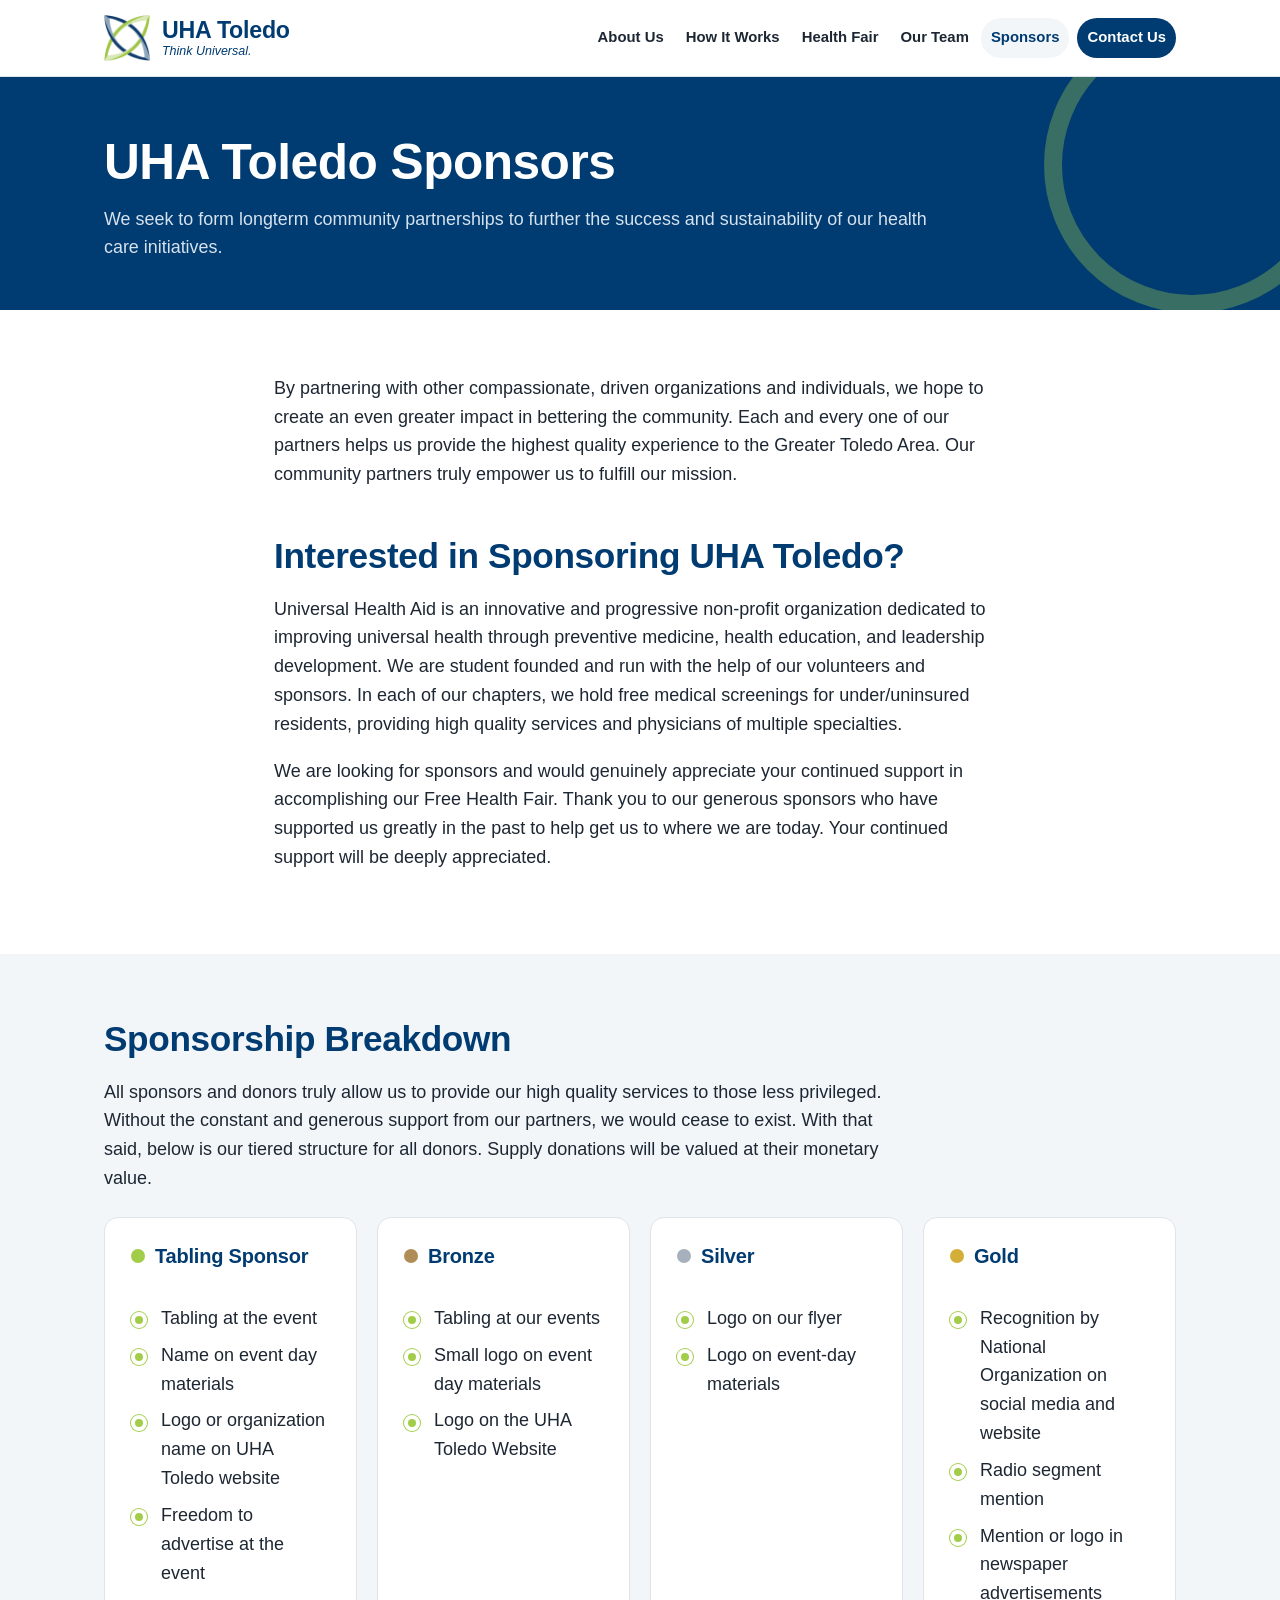
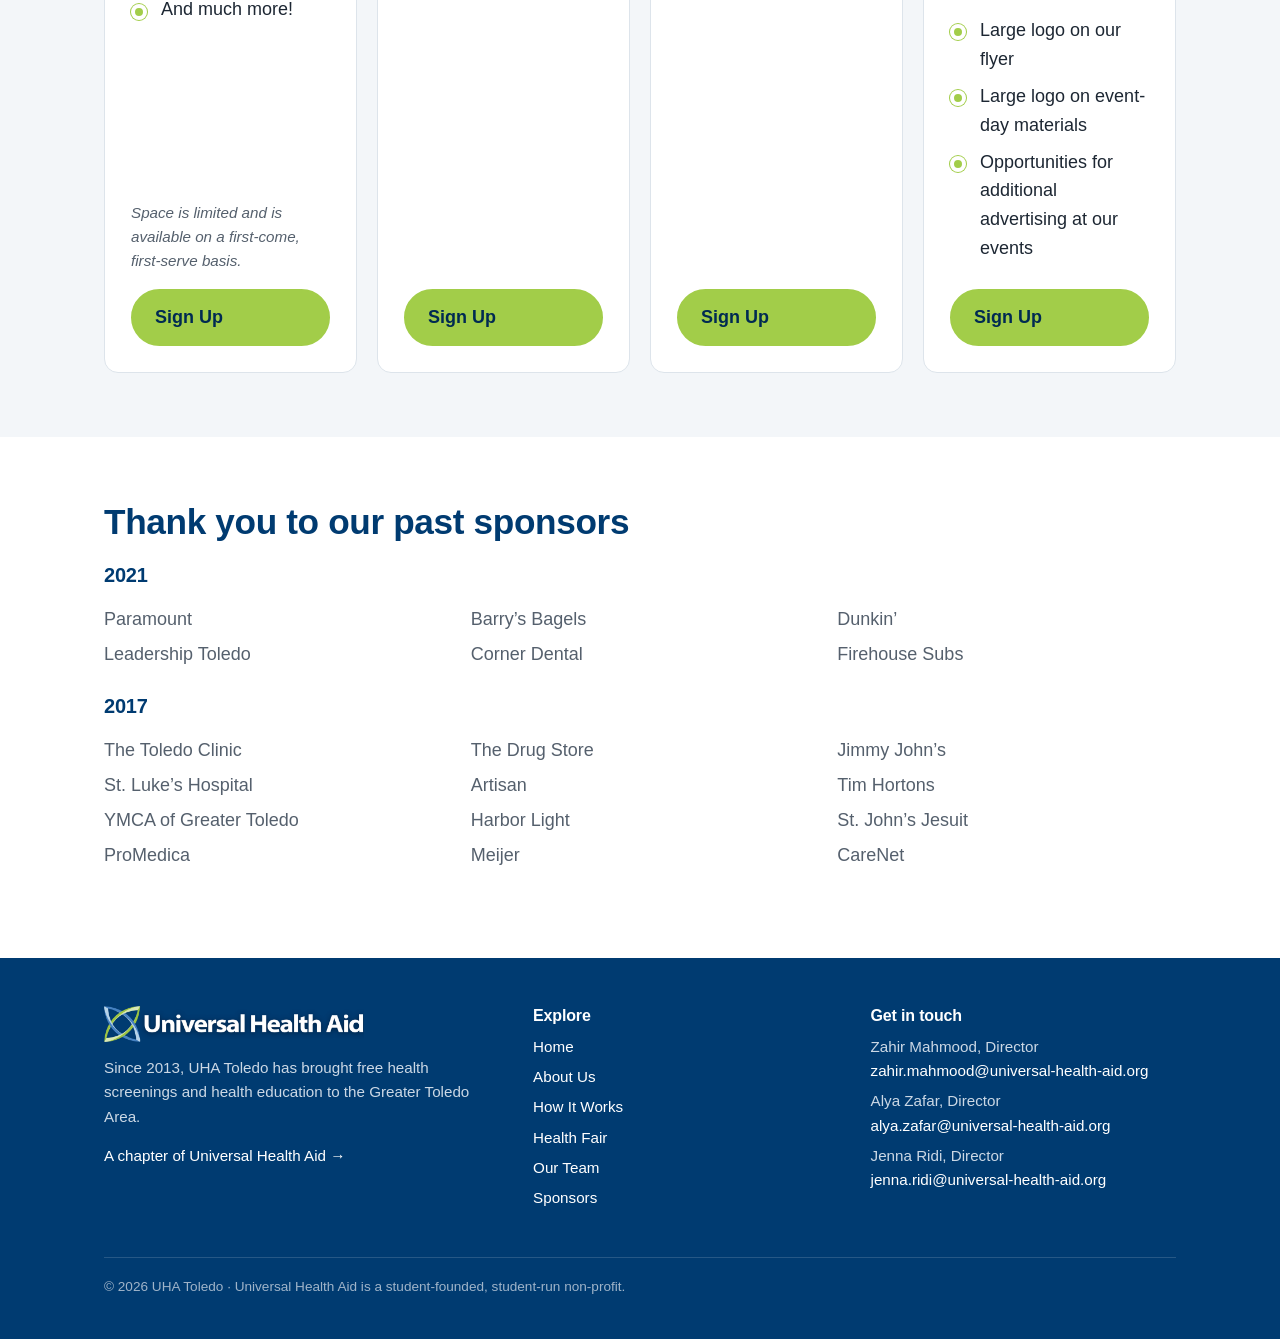
<file: sponsors.html>
<!doctype html>
<html lang="en">
<head>
<meta charset="utf-8">
<meta name="viewport" content="width=device-width, initial-scale=1">
<title>Sponsors | UHA Toledo</title>
<meta name="description" content="Sponsor UHA Toledo's Free Health Fair.">
<meta property="og:title" content="Sponsors | UHA Toledo">
<meta property="og:description" content="Sponsor UHA Toledo's Free Health Fair.">
<meta property="og:image" content="https://uhatoledo.org/assets/img/toledo-9729.jpg">
<meta property="og:type" content="website">
<link rel="canonical" href="https://uhatoledo.org/sponsors.html">
<link rel="icon" type="image/png" sizes="32x32" href="/assets/brand/favicon-32.png">
<link rel="apple-touch-icon" href="/assets/brand/apple-touch-icon.png">
<link rel="stylesheet" href="/assets/site.css">
</head>
<body>
<a class="skip" href="#main">Skip to content</a>
<header class="site-header">
  <div class="wrap">
    <a class="brand" href="/" aria-label="UHA Toledo home">
      <img src="/assets/brand/uha-mark.png" alt="">
      <span class="name"><strong>UHA Toledo</strong><em>Think Universal.</em></span>
    </a>
    <button class="nav-toggle" aria-expanded="false" aria-controls="site-nav">Menu</button>
    <nav class="nav" id="site-nav" aria-label="Main">
      <a href="/about.html">About Us</a>
      <a href="/how-it-works.html">How It Works</a>
      <a href="/health-fair.html">Health Fair</a>
      <a href="/team.html">Our Team</a>
      <a href="/sponsors.html" aria-current="page">Sponsors</a>
      <a class="cta" href="/contact.html">Contact Us</a>
    </nav>
  </div>
</header>
<main id="main">
<section class="page-head"><div class="wrap"><h1>UHA Toledo Sponsors</h1>
<p>We seek to form longterm community partnerships to further the success and sustainability of our health care initiatives.</p></div></section>

<section class="block">
  <div class="wrap narrow">
    <p>By partnering with other compassionate, driven organizations and individuals, we hope to create an even greater impact in bettering the community. Each and every one of our partners helps us provide the highest quality experience to the Greater Toledo Area. Our community partners truly empower us to fulfill our mission.</p>
    <h2 style="margin-top:1.3em">Interested in Sponsoring UHA Toledo?</h2>
    <p>Universal Health Aid is an innovative and progressive non-profit organization dedicated to improving universal health through preventive medicine, health education, and leadership development. We are student founded and run with the help of our volunteers and sponsors. In each of our chapters, we hold free medical screenings for under/uninsured residents, providing high quality services and physicians of multiple specialties.</p>
    <p>We are looking for sponsors and would genuinely appreciate your continued support in accomplishing our Free Health Fair. Thank you to our generous sponsors who have supported us greatly in the past to help get us to where we are today. Your continued support will be deeply appreciated.</p>
  </div>
</section>

<section class="block alt">
  <div class="wrap">
    <h2>Sponsorship Breakdown</h2>
    <p class="narrow">All sponsors and donors truly allow us to provide our high quality services to those less privileged. Without the constant and generous support from our partners, we would cease to exist. With that said, below is our tiered structure for all donors. Supply donations will be valued at their monetary value.</p>
    <div class="tiers">
      <div class="tier"><h3><span class="dot" style="background:#a2cd49"></span>Tabling Sponsor</h3>
        <ul class="checks"><li>Tabling at the event</li><li>Name on event day materials</li><li>Logo or organization name on UHA Toledo website</li><li>Freedom to advertise at the event</li><li>And much more!</li></ul>
        <p class="note">Space is limited and is available on a first-come, first-serve basis.</p>
        <a class="btn" href="mailto:zahir.mahmood@universal-health-aid.org,alya.zafar@universal-health-aid.org,jenna.ridi@universal-health-aid.org?subject=Tabling Sponsor Intention">Sign Up</a></div>
      <div class="tier"><h3><span class="dot" style="background:#b08d57"></span>Bronze</h3>
        <ul class="checks"><li>Tabling at our events</li><li>Small logo on event day materials</li><li>Logo on the UHA Toledo Website</li></ul>
        <a class="btn" href="mailto:zahir.mahmood@universal-health-aid.org,alya.zafar@universal-health-aid.org,jenna.ridi@universal-health-aid.org?subject=Bronze Sponsorship Intention">Sign Up</a></div>
      <div class="tier"><h3><span class="dot" style="background:#a7b1bb"></span>Silver</h3>
        <ul class="checks"><li>Logo on our flyer</li><li>Logo on event-day materials</li></ul>
        <a class="btn" href="mailto:zahir.mahmood@universal-health-aid.org,alya.zafar@universal-health-aid.org,jenna.ridi@universal-health-aid.org?subject=Silver Sponsorship Intention">Sign Up</a></div>
      <div class="tier"><h3><span class="dot" style="background:#d4af37"></span>Gold</h3>
        <ul class="checks"><li>Recognition by National Organization on social media and website</li><li>Radio segment mention</li><li>Mention or logo in newspaper advertisements</li><li>Large logo on our flyer</li><li>Large logo on event-day materials</li><li>Opportunities for additional advertising at our events</li></ul>
        <a class="btn" href="mailto:zahir.mahmood@universal-health-aid.org,alya.zafar@universal-health-aid.org,jenna.ridi@universal-health-aid.org?subject=Gold Sponsorship Intention">Sign Up</a></div>
    </div>
  </div>
</section>

<section class="block">
  <div class="wrap">
    <h2>Thank you to our past sponsors</h2>
    <h3 style="margin-top:1em">2021</h3>
    <ul class="names"><li>Paramount</li><li>Leadership Toledo</li><li>Barry&rsquo;s Bagels</li><li>Corner Dental</li><li>Dunkin&rsquo;</li><li>Firehouse Subs</li></ul>
    <h3 style="margin-top:1em">2017</h3>
    <ul class="names"><li>The Toledo Clinic</li><li>St. Luke&rsquo;s Hospital</li><li>YMCA of Greater Toledo</li><li>ProMedica</li><li>The Drug Store</li><li>Artisan</li><li>Harbor Light</li><li>Meijer</li><li>Jimmy John&rsquo;s</li><li>Tim Hortons</li><li>St. John&rsquo;s Jesuit</li><li>CareNet</li></ul>
  </div>
</section>
</main>
<footer class="site-footer">
  <div class="wrap">
    <div>
      <img class="logo" src="/assets/brand/uha-long-white.png" alt="Universal Health Aid">
      <p>Since 2013, UHA Toledo has brought free health screenings and health education to the Greater Toledo Area.</p>
      <p><a href="https://www.universal-health-aid.org">A chapter of Universal Health Aid &rarr;</a></p>
    </div>
    <div>
      <h4>Explore</h4>
      <ul>
        <li><a href="/">Home</a></li>
        <li><a href="/about.html">About Us</a></li>
        <li><a href="/how-it-works.html">How It Works</a></li>
        <li><a href="/health-fair.html">Health Fair</a></li>
        <li><a href="/team.html">Our Team</a></li>
        <li><a href="/sponsors.html">Sponsors</a></li>
      </ul>
    </div>
    <div>
      <h4>Get in touch</h4>
      <ul>
        <li>Zahir Mahmood, Director<br><a href="mailto:zahir.mahmood@universal-health-aid.org">zahir.mahmood@universal-health-aid.org</a></li>
        <li>Alya Zafar, Director<br><a href="mailto:alya.zafar@universal-health-aid.org">alya.zafar@universal-health-aid.org</a></li>
        <li>Jenna Ridi, Director<br><a href="mailto:jenna.ridi@universal-health-aid.org">jenna.ridi@universal-health-aid.org</a></li>
      </ul>
    </div>
    <p class="legal">&copy; 2026 UHA Toledo &middot; Universal Health Aid is a student-founded, student-run non-profit.</p>
  </div>
</footer>
<script>
  (function () {
    var b = document.querySelector('.nav-toggle'), n = document.getElementById('site-nav');
    b.addEventListener('click', function () {
      var open = n.classList.toggle('open'); b.setAttribute('aria-expanded', open);
    });
  })();
</script>
</body>
</html>
</file>
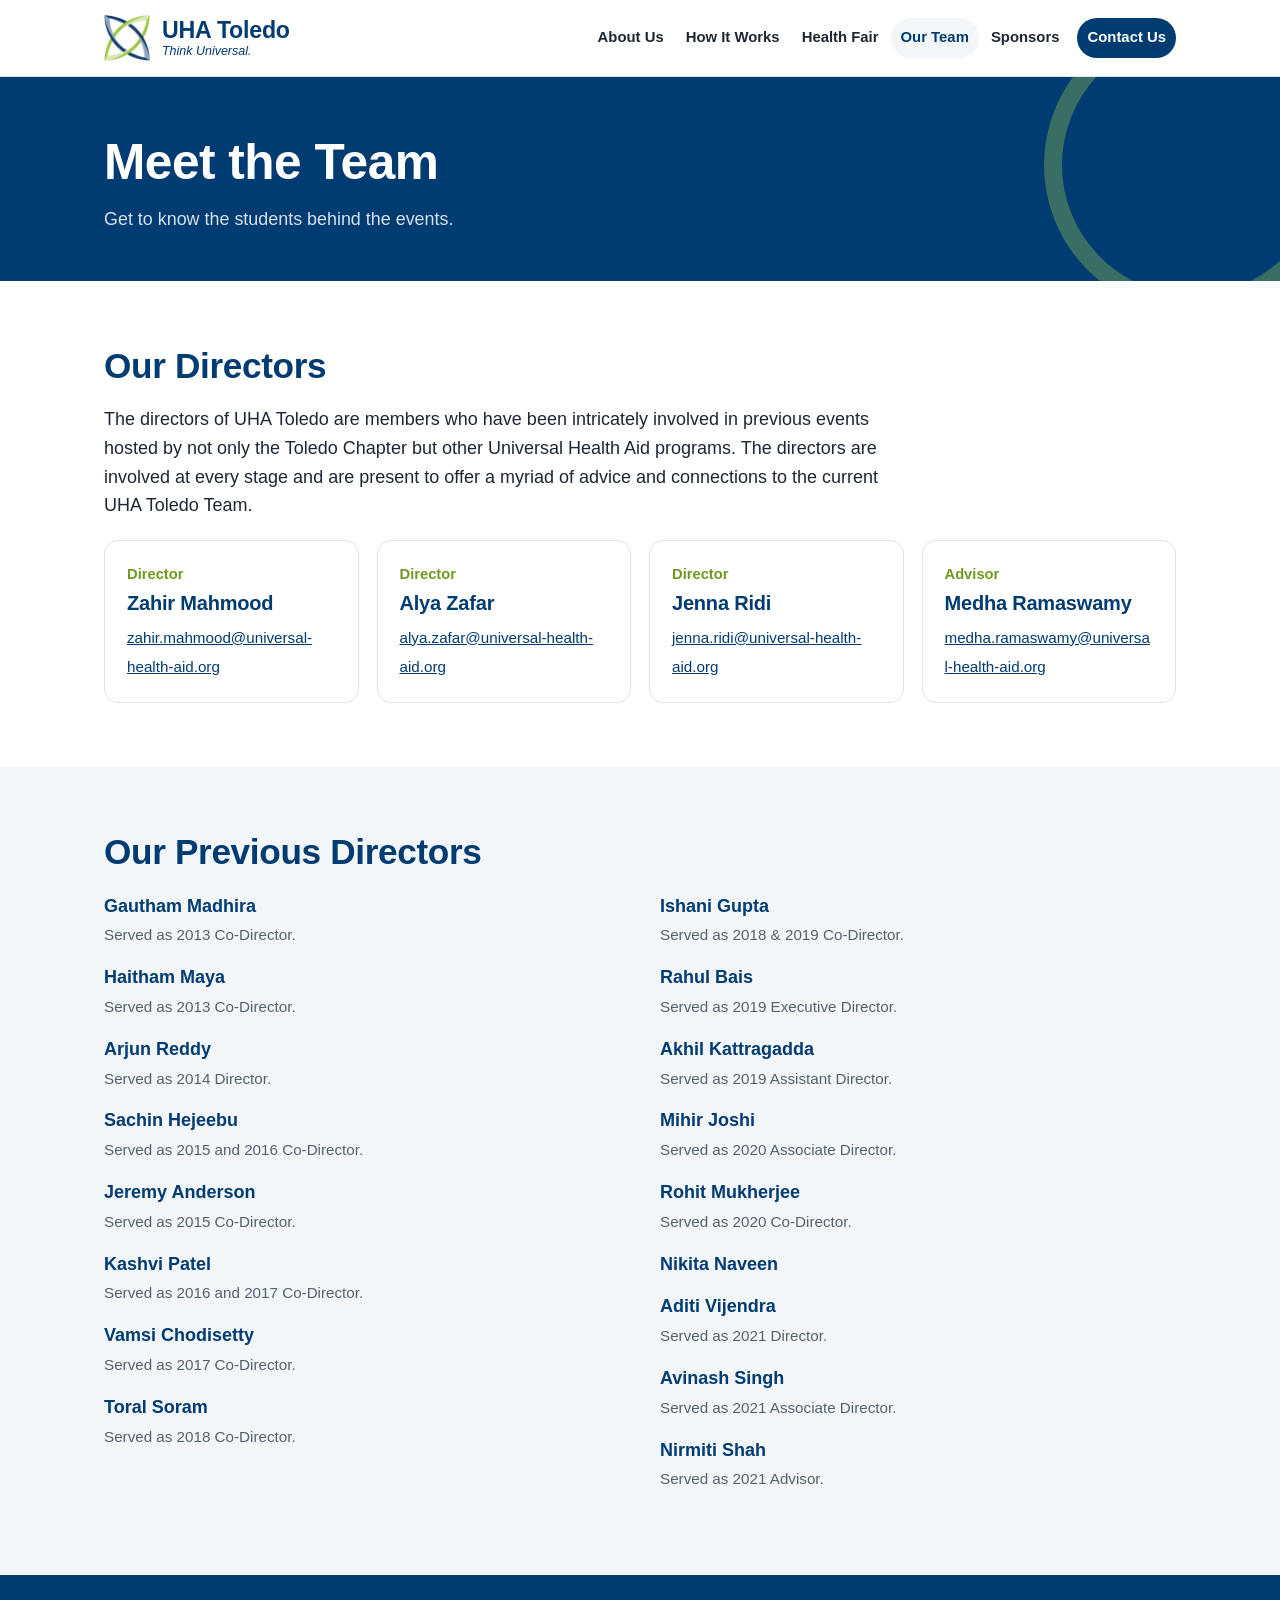
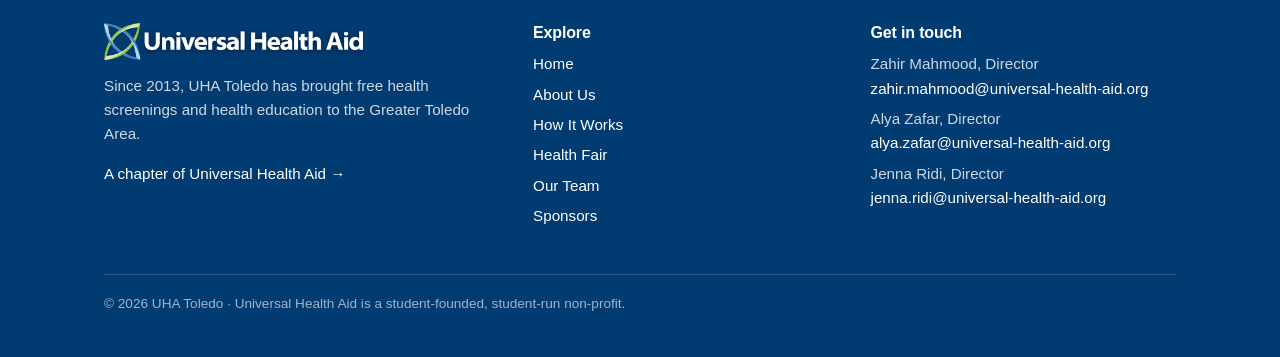
<file: team.html>
<!doctype html>
<html lang="en">
<head>
<meta charset="utf-8">
<meta name="viewport" content="width=device-width, initial-scale=1">
<title>Meet the Team | UHA Toledo</title>
<meta name="description" content="Meet the UHA Toledo directors.">
<meta property="og:title" content="Meet the Team | UHA Toledo">
<meta property="og:description" content="Meet the UHA Toledo directors.">
<meta property="og:image" content="https://uhatoledo.org/assets/img/toledo-9729.jpg">
<meta property="og:type" content="website">
<link rel="canonical" href="https://uhatoledo.org/team.html">
<link rel="icon" type="image/png" sizes="32x32" href="/assets/brand/favicon-32.png">
<link rel="apple-touch-icon" href="/assets/brand/apple-touch-icon.png">
<link rel="stylesheet" href="/assets/site.css">
</head>
<body>
<a class="skip" href="#main">Skip to content</a>
<header class="site-header">
  <div class="wrap">
    <a class="brand" href="/" aria-label="UHA Toledo home">
      <img src="/assets/brand/uha-mark.png" alt="">
      <span class="name"><strong>UHA Toledo</strong><em>Think Universal.</em></span>
    </a>
    <button class="nav-toggle" aria-expanded="false" aria-controls="site-nav">Menu</button>
    <nav class="nav" id="site-nav" aria-label="Main">
      <a href="/about.html">About Us</a>
      <a href="/how-it-works.html">How It Works</a>
      <a href="/health-fair.html">Health Fair</a>
      <a href="/team.html" aria-current="page">Our Team</a>
      <a href="/sponsors.html">Sponsors</a>
      <a class="cta" href="/contact.html">Contact Us</a>
    </nav>
  </div>
</header>
<main id="main">
<section class="page-head"><div class="wrap"><h1>Meet the Team</h1>
<p>Get to know the students behind the events.</p></div></section>

<section class="block">
  <div class="wrap">
    <h2>Our Directors</h2>
    <p class="narrow">The directors of UHA Toledo are members who have been intricately involved in previous events hosted by not only the Toledo Chapter but other Universal Health Aid programs. The directors are involved at every stage and are present to offer a myriad of advice and connections to the current UHA Toledo Team.</p>
    <div class="people">
      <div class="person"><div class="role">Director</div><h3>Zahir Mahmood</h3><a href="mailto:zahir.mahmood@universal-health-aid.org">zahir.mahmood@universal-health-aid.org</a></div>
      <div class="person"><div class="role">Director</div><h3>Alya Zafar</h3><a href="mailto:alya.zafar@universal-health-aid.org">alya.zafar@universal-health-aid.org</a></div>
      <div class="person"><div class="role">Director</div><h3>Jenna Ridi</h3><a href="mailto:jenna.ridi@universal-health-aid.org">jenna.ridi@universal-health-aid.org</a></div>
      <div class="person"><div class="role">Advisor</div><h3>Medha Ramaswamy</h3><a href="mailto:medha.ramaswamy@universal-health-aid.org">medha.ramaswamy@universal-health-aid.org</a></div>
    </div>
  </div>
</section>

<section class="block alt">
  <div class="wrap">
    <h2>Our Previous Directors</h2>
    <ul class="history">
      <li><strong>Gautham Madhira</strong><span>Served as 2013 Co-Director.</span></li>
      <li><strong>Haitham Maya</strong><span>Served as 2013 Co-Director.</span></li>
      <li><strong>Arjun Reddy</strong><span>Served as 2014 Director.</span></li>
      <li><strong>Sachin Hejeebu</strong><span>Served as 2015 and 2016 Co-Director.</span></li>
      <li><strong>Jeremy Anderson</strong><span>Served as 2015 Co-Director.</span></li>
      <li><strong>Kashvi Patel</strong><span>Served as 2016 and 2017 Co-Director.</span></li>
      <li><strong>Vamsi Chodisetty</strong><span>Served as 2017 Co-Director.</span></li>
      <li><strong>Toral Soram</strong><span>Served as 2018 Co-Director.</span></li>
      <li><strong>Ishani Gupta</strong><span>Served as 2018 &amp; 2019 Co-Director.</span></li>
      <li><strong>Rahul Bais</strong><span>Served as 2019 Executive Director.</span></li>
      <li><strong>Akhil Kattragadda</strong><span>Served as 2019 Assistant Director.</span></li>
      <li><strong>Mihir Joshi</strong><span>Served as 2020 Associate Director.</span></li>
      <li><strong>Rohit Mukherjee</strong><span>Served as 2020 Co-Director.</span></li>
      <li><strong>Nikita Naveen</strong><span></span></li>
      <li><strong>Aditi Vijendra</strong><span>Served as 2021 Director.</span></li>
      <li><strong>Avinash Singh</strong><span>Served as 2021 Associate Director.</span></li>
      <li><strong>Nirmiti Shah</strong><span>Served as 2021 Advisor.</span></li>
    </ul>
  </div>
</section>
</main>
<footer class="site-footer">
  <div class="wrap">
    <div>
      <img class="logo" src="/assets/brand/uha-long-white.png" alt="Universal Health Aid">
      <p>Since 2013, UHA Toledo has brought free health screenings and health education to the Greater Toledo Area.</p>
      <p><a href="https://www.universal-health-aid.org">A chapter of Universal Health Aid &rarr;</a></p>
    </div>
    <div>
      <h4>Explore</h4>
      <ul>
        <li><a href="/">Home</a></li>
        <li><a href="/about.html">About Us</a></li>
        <li><a href="/how-it-works.html">How It Works</a></li>
        <li><a href="/health-fair.html">Health Fair</a></li>
        <li><a href="/team.html">Our Team</a></li>
        <li><a href="/sponsors.html">Sponsors</a></li>
      </ul>
    </div>
    <div>
      <h4>Get in touch</h4>
      <ul>
        <li>Zahir Mahmood, Director<br><a href="mailto:zahir.mahmood@universal-health-aid.org">zahir.mahmood@universal-health-aid.org</a></li>
        <li>Alya Zafar, Director<br><a href="mailto:alya.zafar@universal-health-aid.org">alya.zafar@universal-health-aid.org</a></li>
        <li>Jenna Ridi, Director<br><a href="mailto:jenna.ridi@universal-health-aid.org">jenna.ridi@universal-health-aid.org</a></li>
      </ul>
    </div>
    <p class="legal">&copy; 2026 UHA Toledo &middot; Universal Health Aid is a student-founded, student-run non-profit.</p>
  </div>
</footer>
<script>
  (function () {
    var b = document.querySelector('.nav-toggle'), n = document.getElementById('site-nav');
    b.addEventListener('click', function () {
      var open = n.classList.toggle('open'); b.setAttribute('aria-expanded', open);
    });
  })();
</script>
</body>
</html>
</file>
<file: assets/site.css>
/* UHA chapter site styles — shared by uhacolumbus.org and uhatoledo.org
   Brand: navy #003b71, green #a2cd49 (UHA 2026 logo set) */
:root {
  --navy: #003b71;
  --navy-deep: #002a52;
  --green: #a2cd49;
  --green-deep: #6f9a1f;
  --ink: #1d2733;
  --muted: #55606d;
  --paper: #ffffff;
  --mist: #f3f6f9;
  --line: #dde4eb;
  --radius: 14px;
  --wrap: 1120px;
  --font: "Myriad Pro", "Source Sans 3", "Segoe UI", "Helvetica Neue", Arial, sans-serif;
}
* { box-sizing: border-box; }
html { scroll-behavior: smooth; }
body { margin: 0; font-family: var(--font); color: var(--ink); background: var(--paper); font-size: 18px; line-height: 1.6; -webkit-font-smoothing: antialiased; }
img { max-width: 100%; display: block; }
a { color: var(--navy); }
a:hover { color: var(--green-deep); }
h1, h2, h3, h4 { color: var(--navy); line-height: 1.2; margin: 0 0 .5em; font-weight: 700; letter-spacing: -.01em; }
h1 { font-size: clamp(2rem, 4.4vw, 3.1rem); }
h2 { font-size: clamp(1.55rem, 3vw, 2.2rem); }
h3 { font-size: 1.25rem; }
p { margin: 0 0 1em; }
.wrap { max-width: var(--wrap); margin: 0 auto; padding: 0 24px; }
.skip { position: absolute; left: -999px; }
.skip:focus { left: 16px; top: 16px; background: #fff; padding: 8px 12px; z-index: 99; }

/* Header */
.site-header { background: #fff; border-bottom: 1px solid var(--line); position: sticky; top: 0; z-index: 50; }
.site-header .wrap { display: flex; align-items: center; justify-content: space-between; gap: 16px; min-height: 76px; }
.brand { display: flex; align-items: center; gap: 12px; text-decoration: none; }
.brand img { width: 46px; height: 46px; }
.brand .name { display: flex; flex-direction: column; line-height: 1.05; }
.brand .name strong { font-size: 1.45rem; color: var(--navy); letter-spacing: -.01em; }
.brand .name em { font-size: .78rem; color: var(--navy); font-style: italic; margin-top: 3px; }
.brand-logo img { height: 48px; width: auto; max-width: 62vw; object-fit: contain; }
.nav { display: flex; gap: 2px; align-items: center; flex-wrap: nowrap; }
.nav a { white-space: nowrap; }
.nav a { text-decoration: none; color: var(--ink); font-weight: 600; font-size: .93rem; padding: 8px 10px; border-radius: 999px; }
.nav a:hover, .nav a[aria-current="page"] { background: var(--mist); color: var(--navy); }
.nav a.cta { background: var(--navy); color: #fff; margin-left: 6px; }
.nav a.cta:hover { background: var(--navy-deep); color: #fff; }
.nav-toggle { display: none; background: none; border: 1px solid var(--line); border-radius: 10px; padding: 8px 12px; font: inherit; font-weight: 600; color: var(--navy); }
@media (max-width: 1100px) {
  .nav-toggle { display: block; }
  .nav { display: none; position: absolute; left: 0; right: 0; top: 76px; background: #fff; flex-direction: column; align-items: stretch; padding: 12px 24px 20px; border-bottom: 1px solid var(--line); }
  .nav.open { display: flex; }
  .nav a { padding: 12px; }
  .nav a.cta { margin: 8px 0 0; text-align: center; }
}

/* Hero */
.hero { background: linear-gradient(180deg, var(--mist), #fff); padding: 56px 0 64px; }
.hero .wrap { display: grid; grid-template-columns: 1.05fr .95fr; gap: 48px; align-items: center; }
.hero .eyebrow, .eyebrow { display: inline-block; font-weight: 700; color: var(--green-deep); text-transform: uppercase; letter-spacing: .08em; font-size: .8rem; margin-bottom: 12px; }
.hero p.lede { font-size: 1.2rem; color: var(--muted); max-width: 34em; }
.hero-photo { border-radius: var(--radius); overflow: hidden; box-shadow: 0 18px 40px rgba(0, 43, 82, .18); aspect-ratio: 4 / 3; }
.hero-photo.tall { aspect-ratio: 4 / 5; max-height: 560px; }
.hero-photo img { width: 100%; height: 100%; object-fit: cover; }
@media (max-width: 860px) { .hero .wrap { grid-template-columns: 1fr; } .hero-photo.tall { aspect-ratio: 4 / 3; } }

.page-head { background: var(--navy); color: #fff; padding: 56px 0 48px; position: relative; overflow: hidden; }
.page-head h1 { color: #fff; margin: 0; }
.page-head p { color: #d6e2ee; margin: 12px 0 0; max-width: 46em; font-size: 1.12rem; }
.page-head::after { content: ""; position: absolute; right: -60px; top: -60px; width: 260px; height: 260px; border-radius: 50%; border: 18px solid rgba(162, 205, 73, .35); }

/* Buttons */
.btn { display: inline-block; background: var(--green); color: var(--navy-deep); font-weight: 700; text-decoration: none; padding: 12px 22px; border-radius: 999px; border: 2px solid var(--green); }
.btn:hover { background: #b6dc66; color: var(--navy-deep); }
.btn.ghost { background: transparent; color: var(--navy); border-color: var(--navy); }
.btn.ghost:hover { background: var(--navy); color: #fff; }
.btn-row { display: flex; gap: 12px; flex-wrap: wrap; margin-top: 8px; }

/* Sections */
section.block { padding: 64px 0; }
section.block.alt { background: var(--mist); }
.narrow { max-width: 780px; }
.split { display: grid; grid-template-columns: 1fr 1fr; gap: 48px; align-items: center; }
.split.reverse > :first-child { order: 2; }
.split .photo { border-radius: var(--radius); overflow: hidden; aspect-ratio: 4 / 3; }
.split .photo img { width: 100%; height: 100%; object-fit: cover; }
@media (max-width: 860px) { .split { grid-template-columns: 1fr; gap: 28px; } .split.reverse > :first-child { order: 0; } }

.cards { display: grid; grid-template-columns: repeat(auto-fit, minmax(190px, 1fr)); gap: 20px; margin-top: 24px; }
.card { background: #fff; border: 1px solid var(--line); border-radius: var(--radius); padding: 24px; }
.card h3 { margin-bottom: .35em; }
.card p { margin: 0; color: var(--muted); }
.card.accent { border-top: 5px solid var(--green); }
.alt .card { border-color: #fff; }

ul.clean { padding-left: 1.1em; }
ul.clean li { margin: .3em 0; }
ul.checks { list-style: none; padding: 0; }
ul.checks li { padding-left: 30px; position: relative; margin: .45em 0; }
ul.checks li::before { content: ""; position: absolute; left: 0; top: .45em; width: 16px; height: 16px; border-radius: 50%; background: var(--green); box-shadow: inset 0 0 0 4px #fff, 0 0 0 1px var(--green); }

.event { border-left: 4px solid var(--green); padding: 4px 0 4px 20px; margin: 0 0 28px; }
.event .when { font-weight: 700; color: var(--green-deep); font-size: .95rem; }
.event h3 { margin: 2px 0 6px; }

.orgs { display: grid; grid-template-columns: repeat(auto-fit, minmax(300px, 1fr)); gap: 20px; }
.orgs .card a { font-weight: 700; }

.gallery { display: grid; grid-template-columns: repeat(auto-fit, minmax(240px, 1fr)); gap: 14px; margin-top: 24px; }
.gallery img { width: 100%; aspect-ratio: 4 / 3; object-fit: cover; border-radius: 10px; }

.people { display: grid; grid-template-columns: repeat(auto-fit, minmax(230px, 1fr)); gap: 18px; margin-top: 20px; }
.person { background: #fff; border: 1px solid var(--line); border-radius: var(--radius); padding: 22px; }
.person .role { color: var(--green-deep); font-weight: 700; font-size: .92rem; }
.person h3 { margin: 4px 0 8px; }
.person a { font-size: .95rem; word-break: break-word; }
.history { columns: 2 260px; column-gap: 40px; padding: 0; list-style: none; }
.history li { break-inside: avoid; margin: 0 0 14px; }
.history strong { color: var(--navy); display: block; }
.history span { color: var(--muted); font-size: .95rem; }

.tiers { display: grid; grid-template-columns: repeat(auto-fit, minmax(240px, 1fr)); gap: 20px; margin-top: 24px; }
.tier { border-radius: var(--radius); padding: 26px; background: #fff; border: 1px solid var(--line); display: flex; flex-direction: column; }
.tier h3 { display: flex; align-items: center; gap: 10px; }
.tier .dot { width: 14px; height: 14px; border-radius: 50%; }
.tier ul { flex: 1; }
.names { columns: 3 180px; column-gap: 28px; padding: 0; list-style: none; color: var(--muted); }
.names li { margin: 0 0 6px; break-inside: avoid; }

.stats { display: flex; gap: 20px; flex-wrap: wrap; margin: 20px 0; }
.stat { background: #fff; border-radius: var(--radius); padding: 20px 26px; border: 1px solid var(--line); }
.stat b { display: block; font-size: 2.3rem; color: var(--navy); line-height: 1; }
.stat span { color: var(--muted); font-size: .95rem; }

.callout { background: var(--navy); color: #fff; border-radius: var(--radius); padding: 36px; display: flex; gap: 24px; align-items: center; justify-content: space-between; flex-wrap: wrap; }
.callout h2, .callout h3 { color: #fff; margin: 0 0 6px; }
.callout p { color: #d6e2ee; margin: 0; }
.note { font-size: .95rem; color: var(--muted); font-style: italic; }
.disclaimer { font-size: .9rem; color: var(--muted); border-left: 3px solid var(--line); padding-left: 14px; }

/* Footer */
.site-footer { background: var(--navy); color: #cbd8e5; padding: 48px 0 28px; margin-top: 0; font-size: .95rem; }
.site-footer .wrap { display: grid; grid-template-columns: 1.3fr 1fr 1fr; gap: 32px; }
.site-footer img.logo { width: 260px; height: auto; margin-bottom: 14px; }
.site-footer h4 { color: #fff; font-size: 1rem; margin-bottom: 10px; }
.site-footer a { color: #fff; text-decoration: none; }
.site-footer a:hover { color: var(--green); }
.site-footer ul { list-style: none; padding: 0; margin: 0; }
.site-footer li { margin: 6px 0; }
.site-footer .legal { grid-column: 1 / -1; border-top: 1px solid rgba(255, 255, 255, .15); padding-top: 18px; margin-top: 8px; font-size: .85rem; color: #9fb4c9; }
@media (max-width: 760px) { .site-footer .wrap { grid-template-columns: 1fr; } }
</file>
